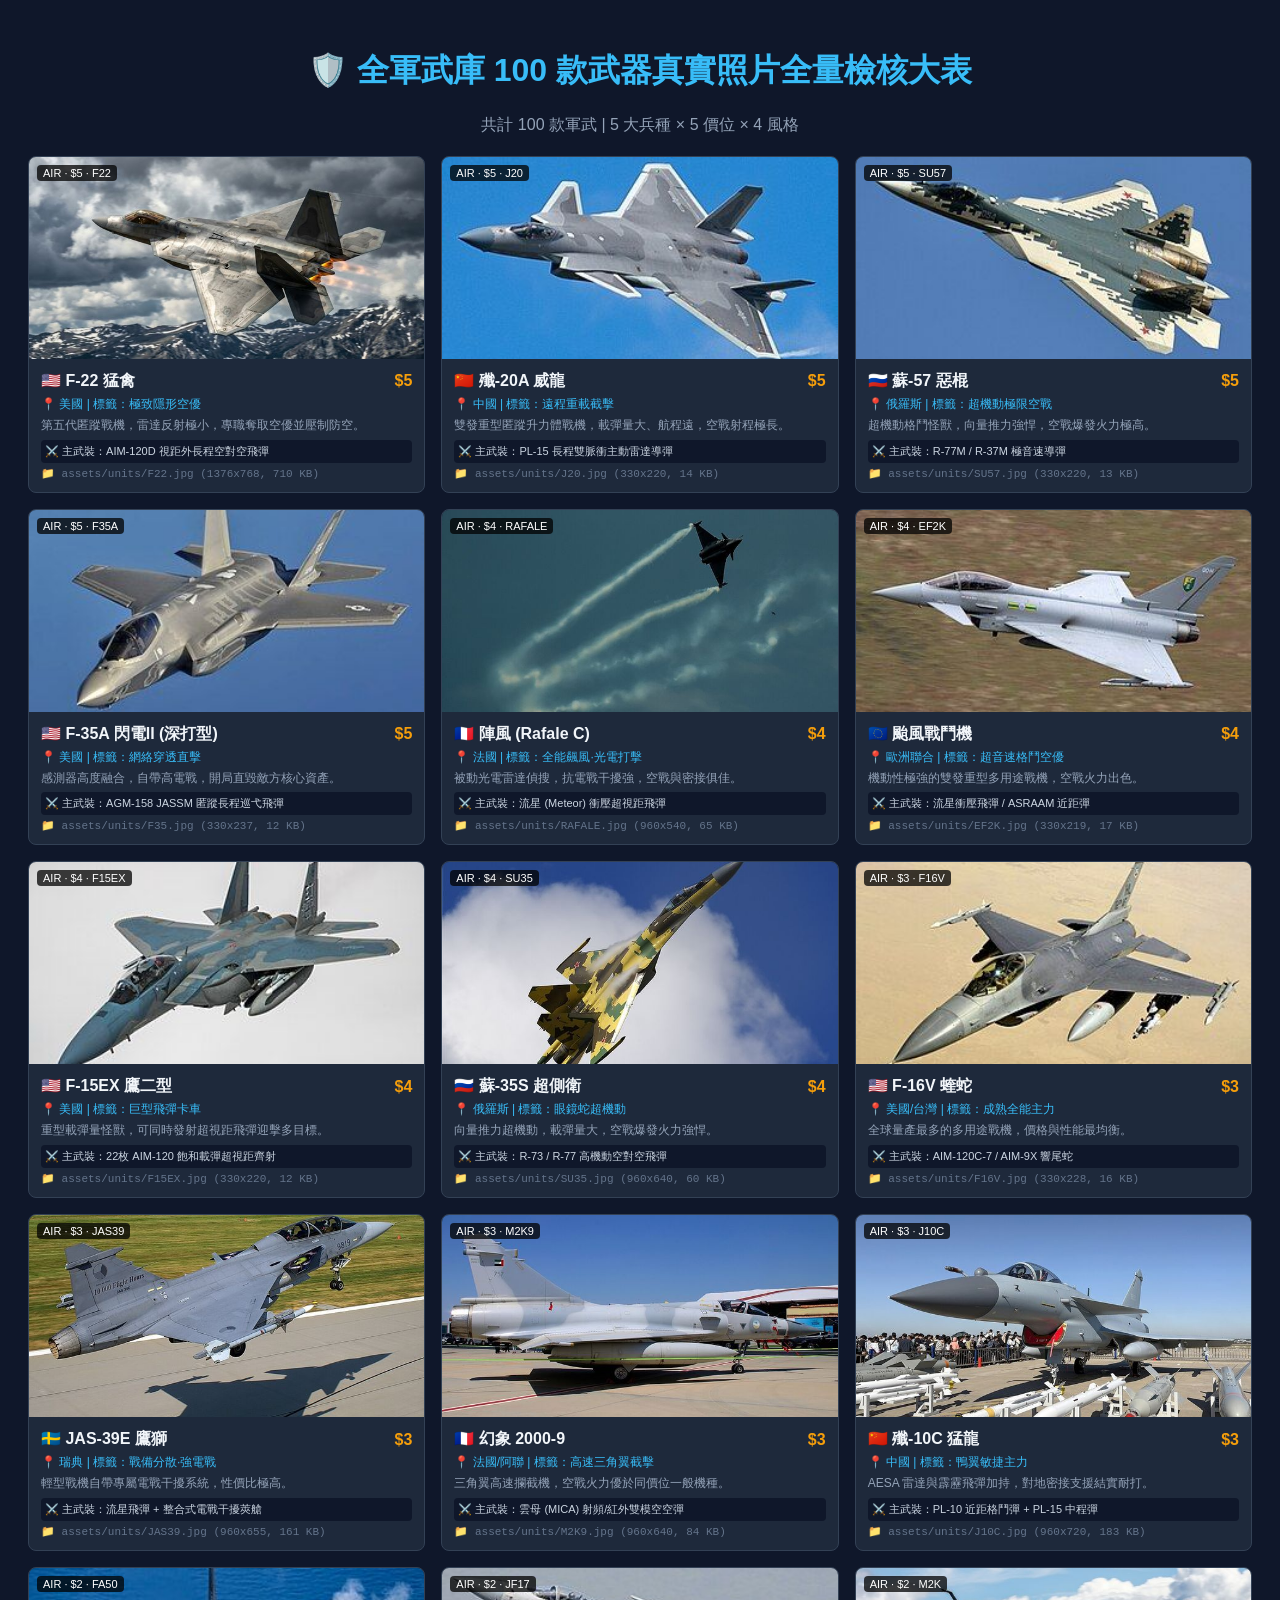
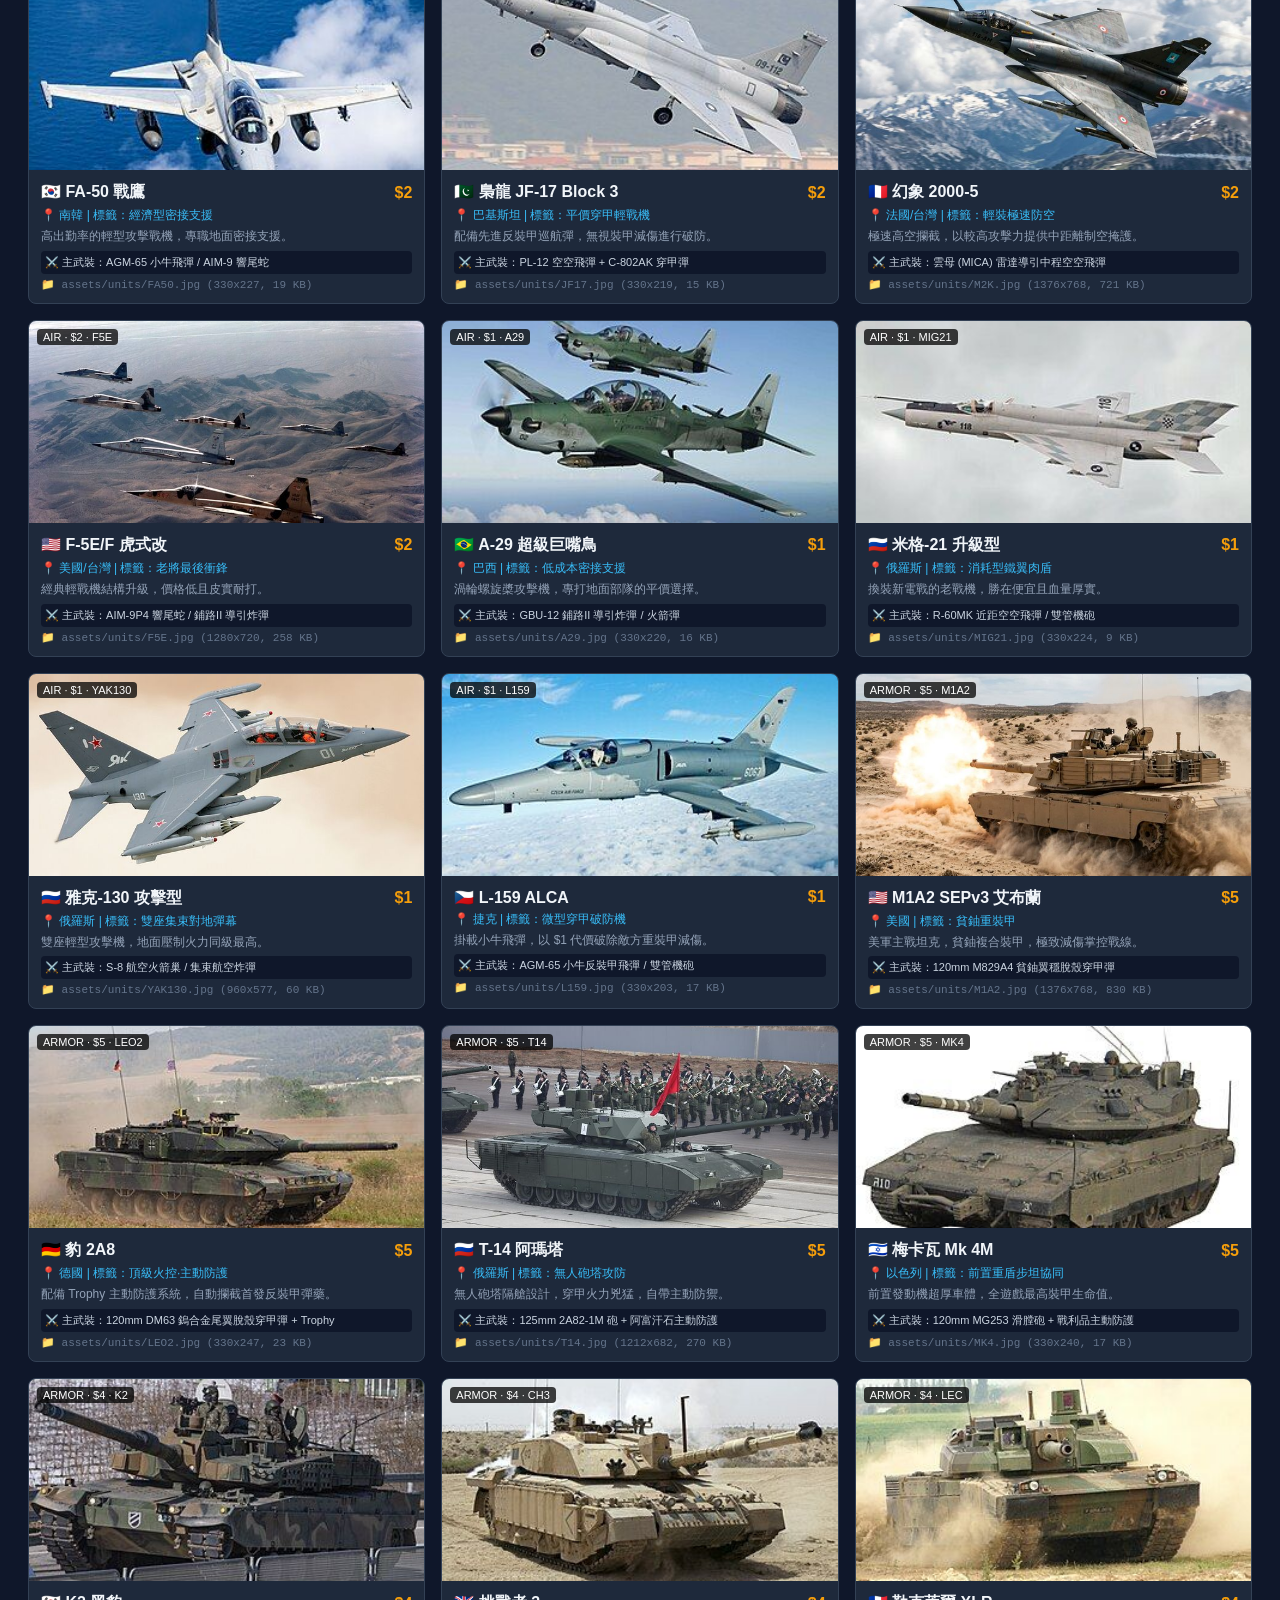
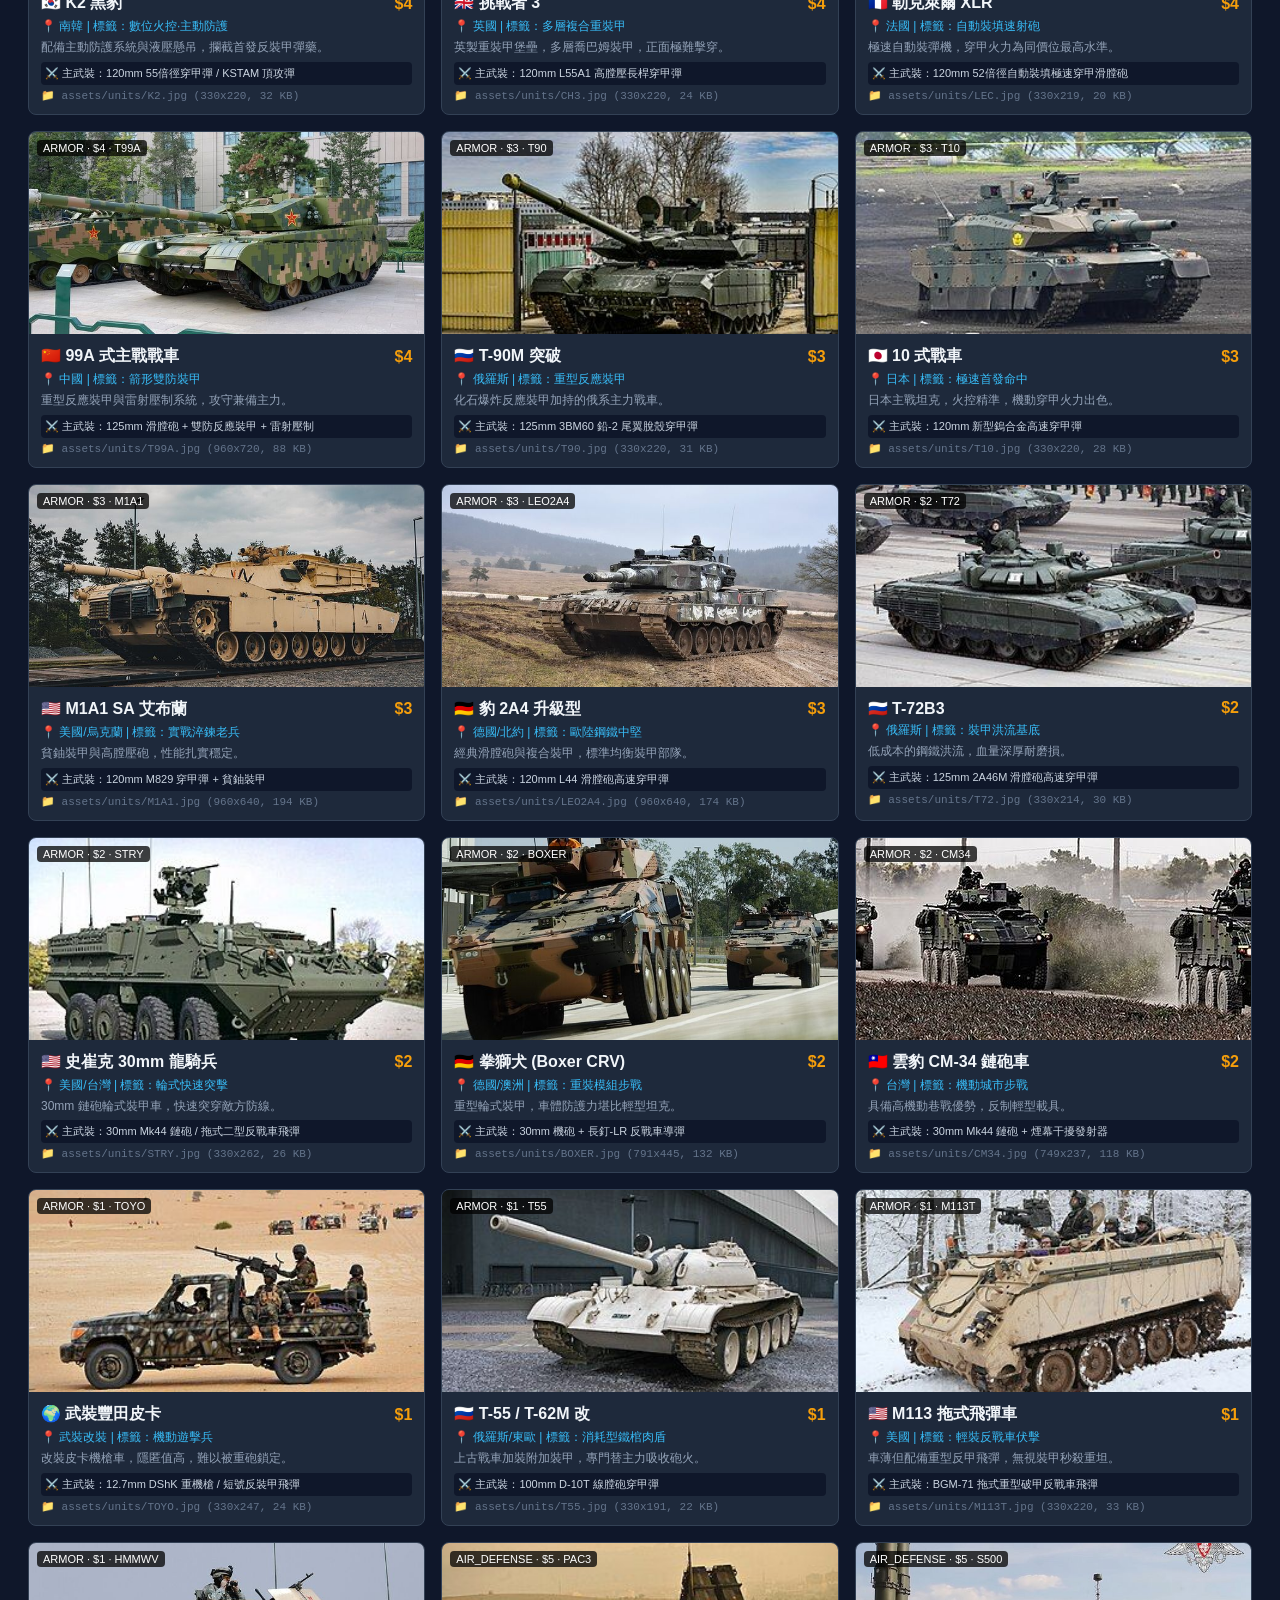
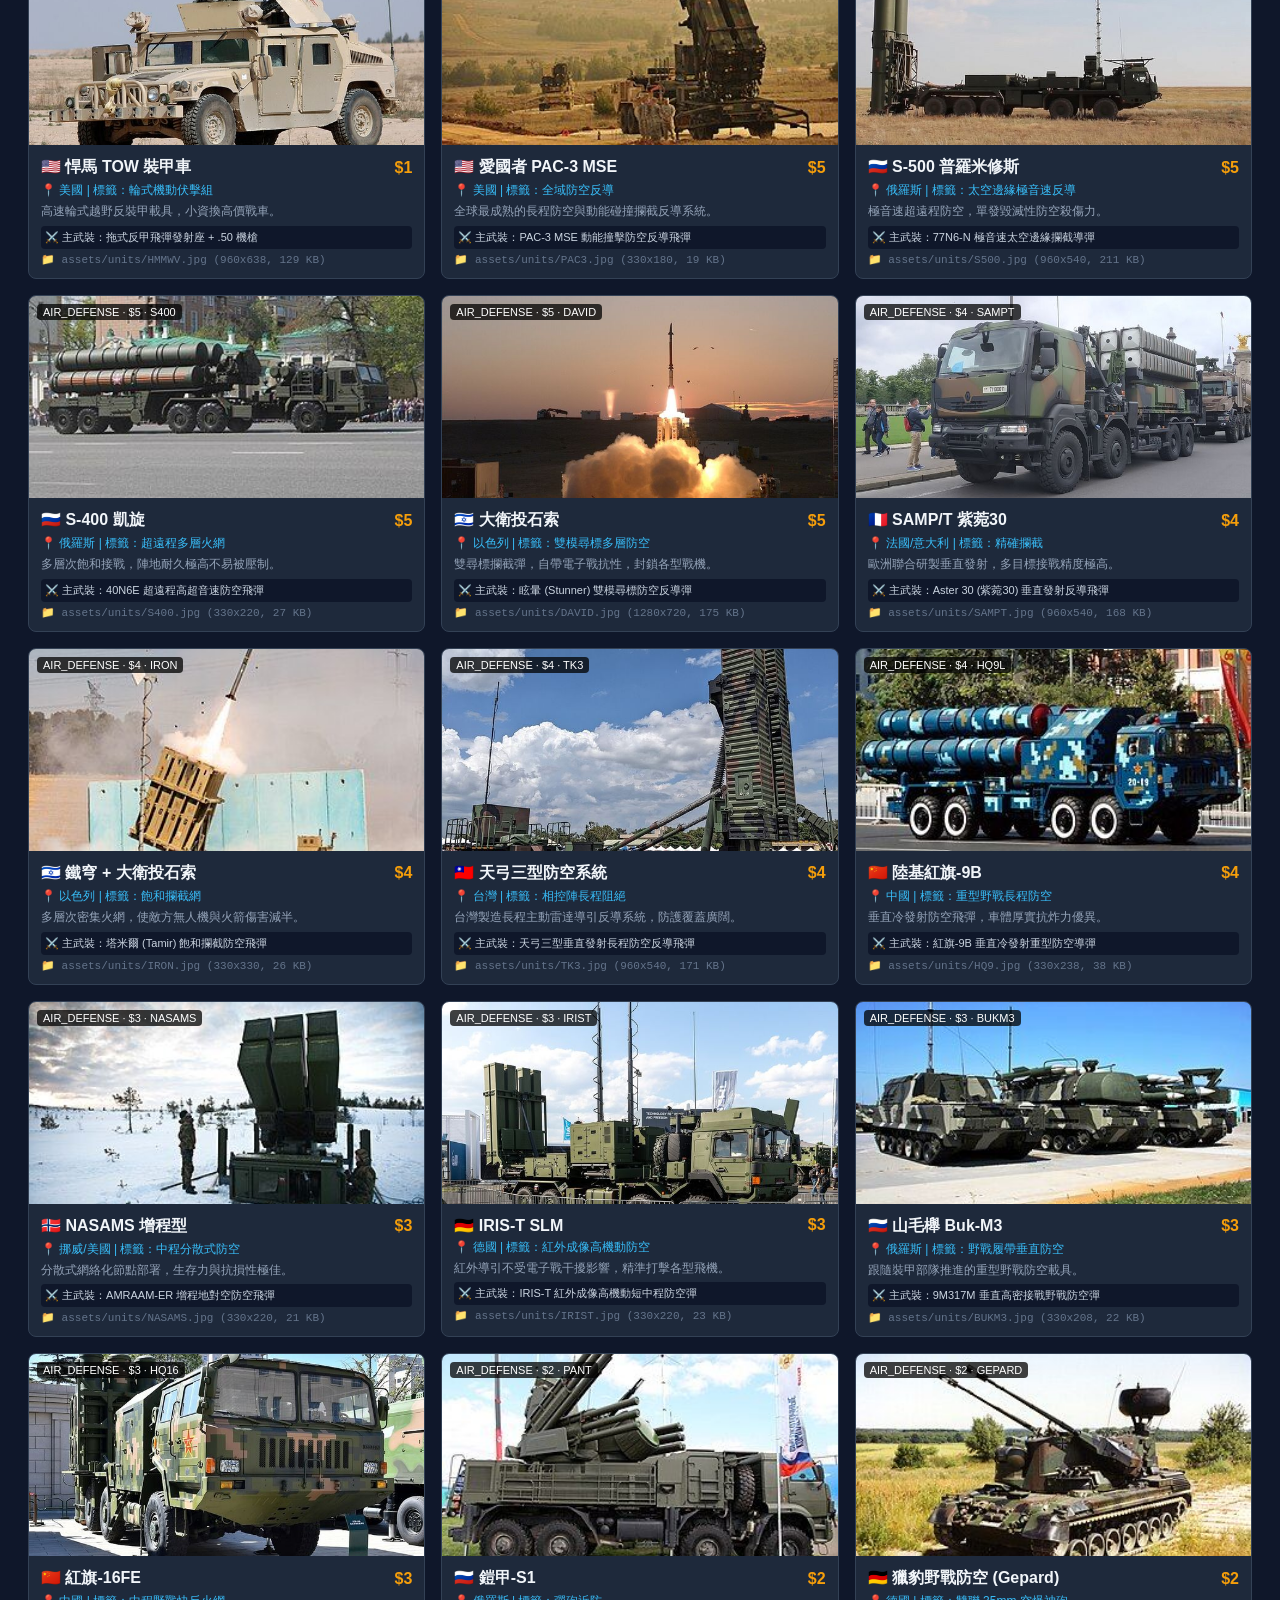
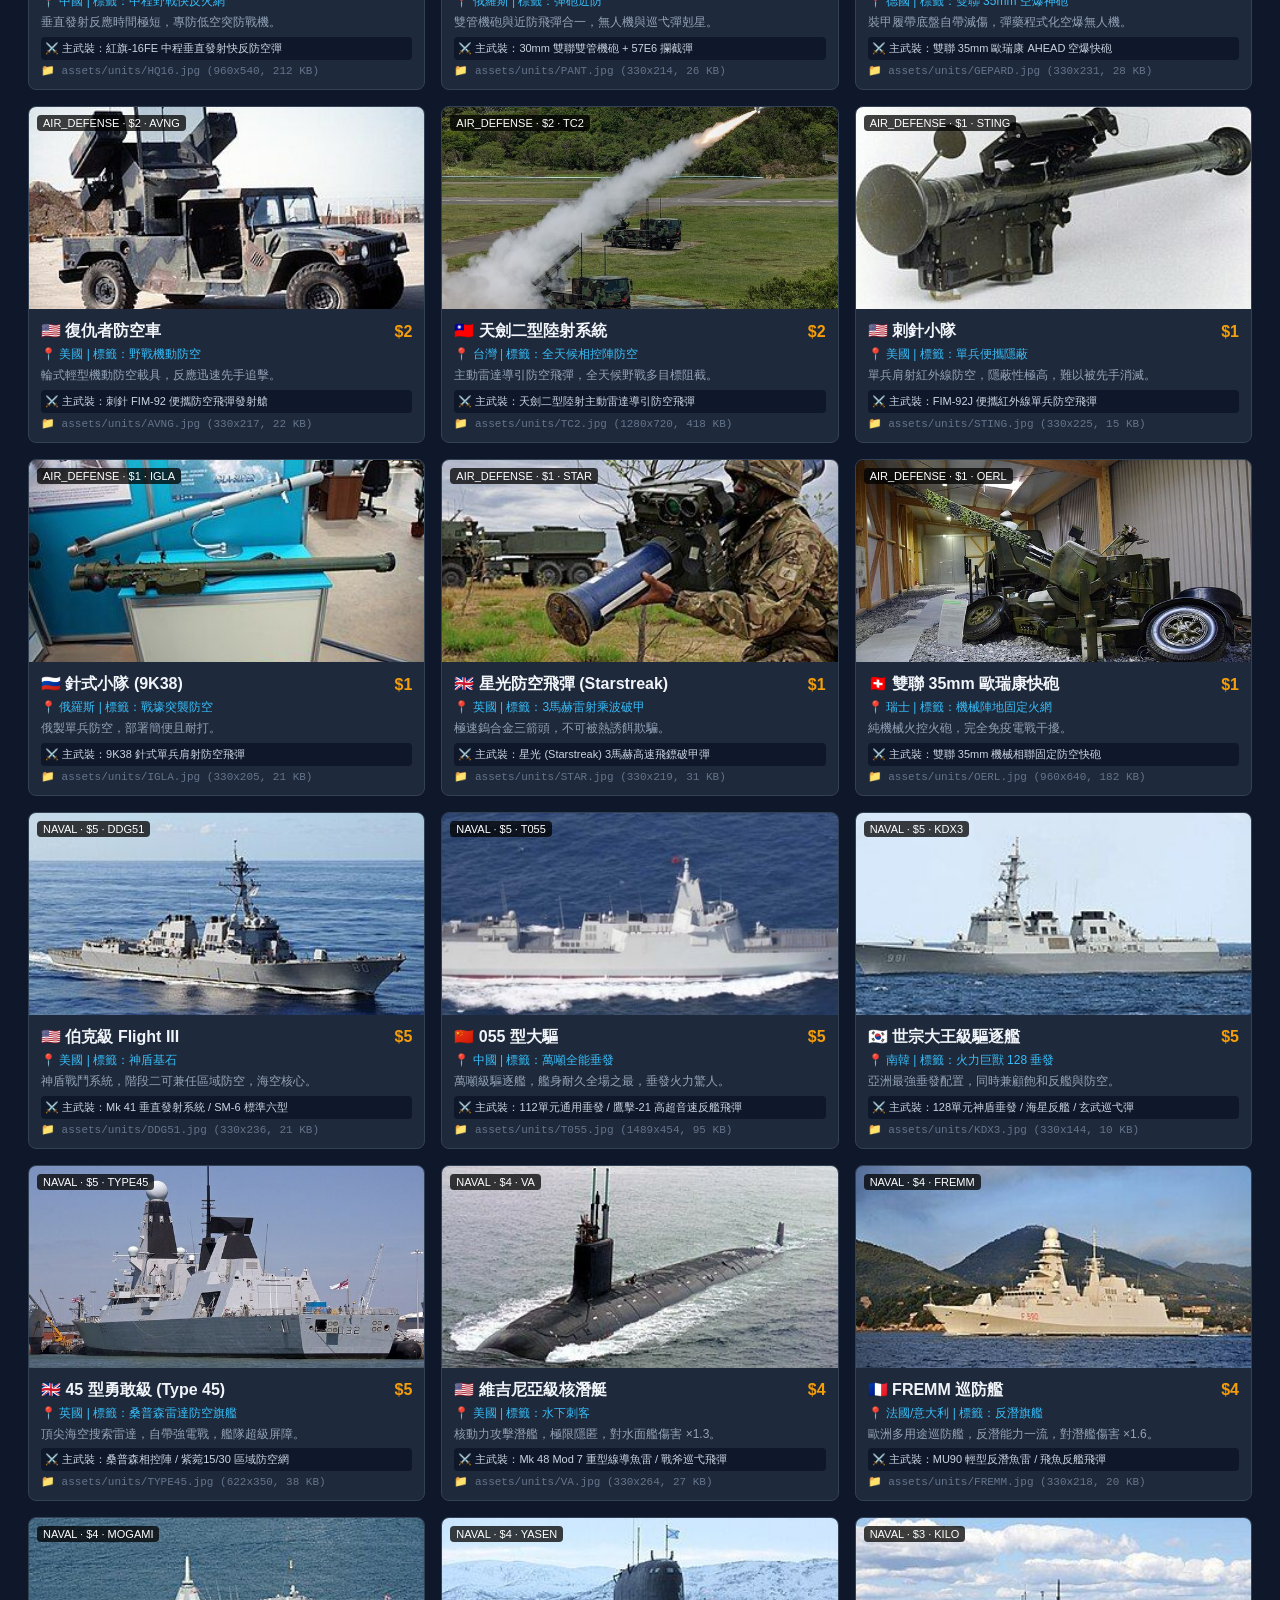
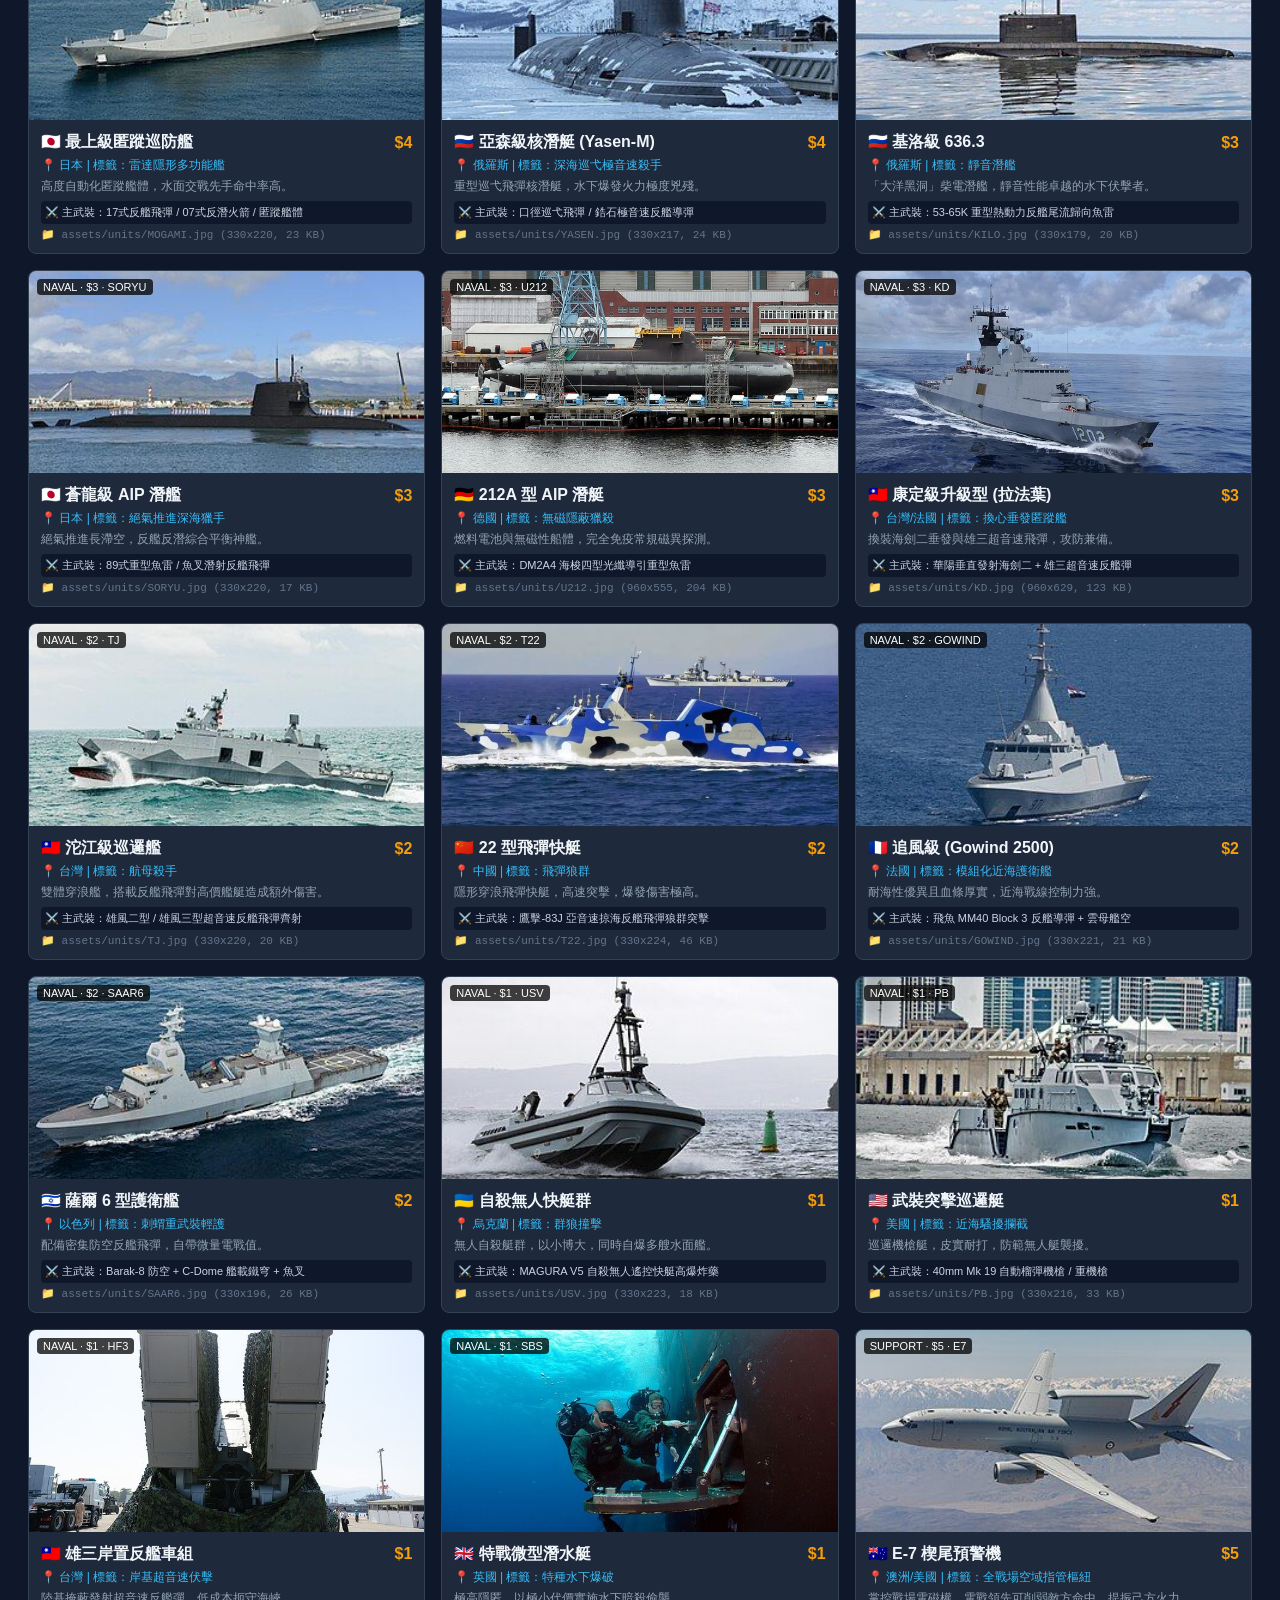
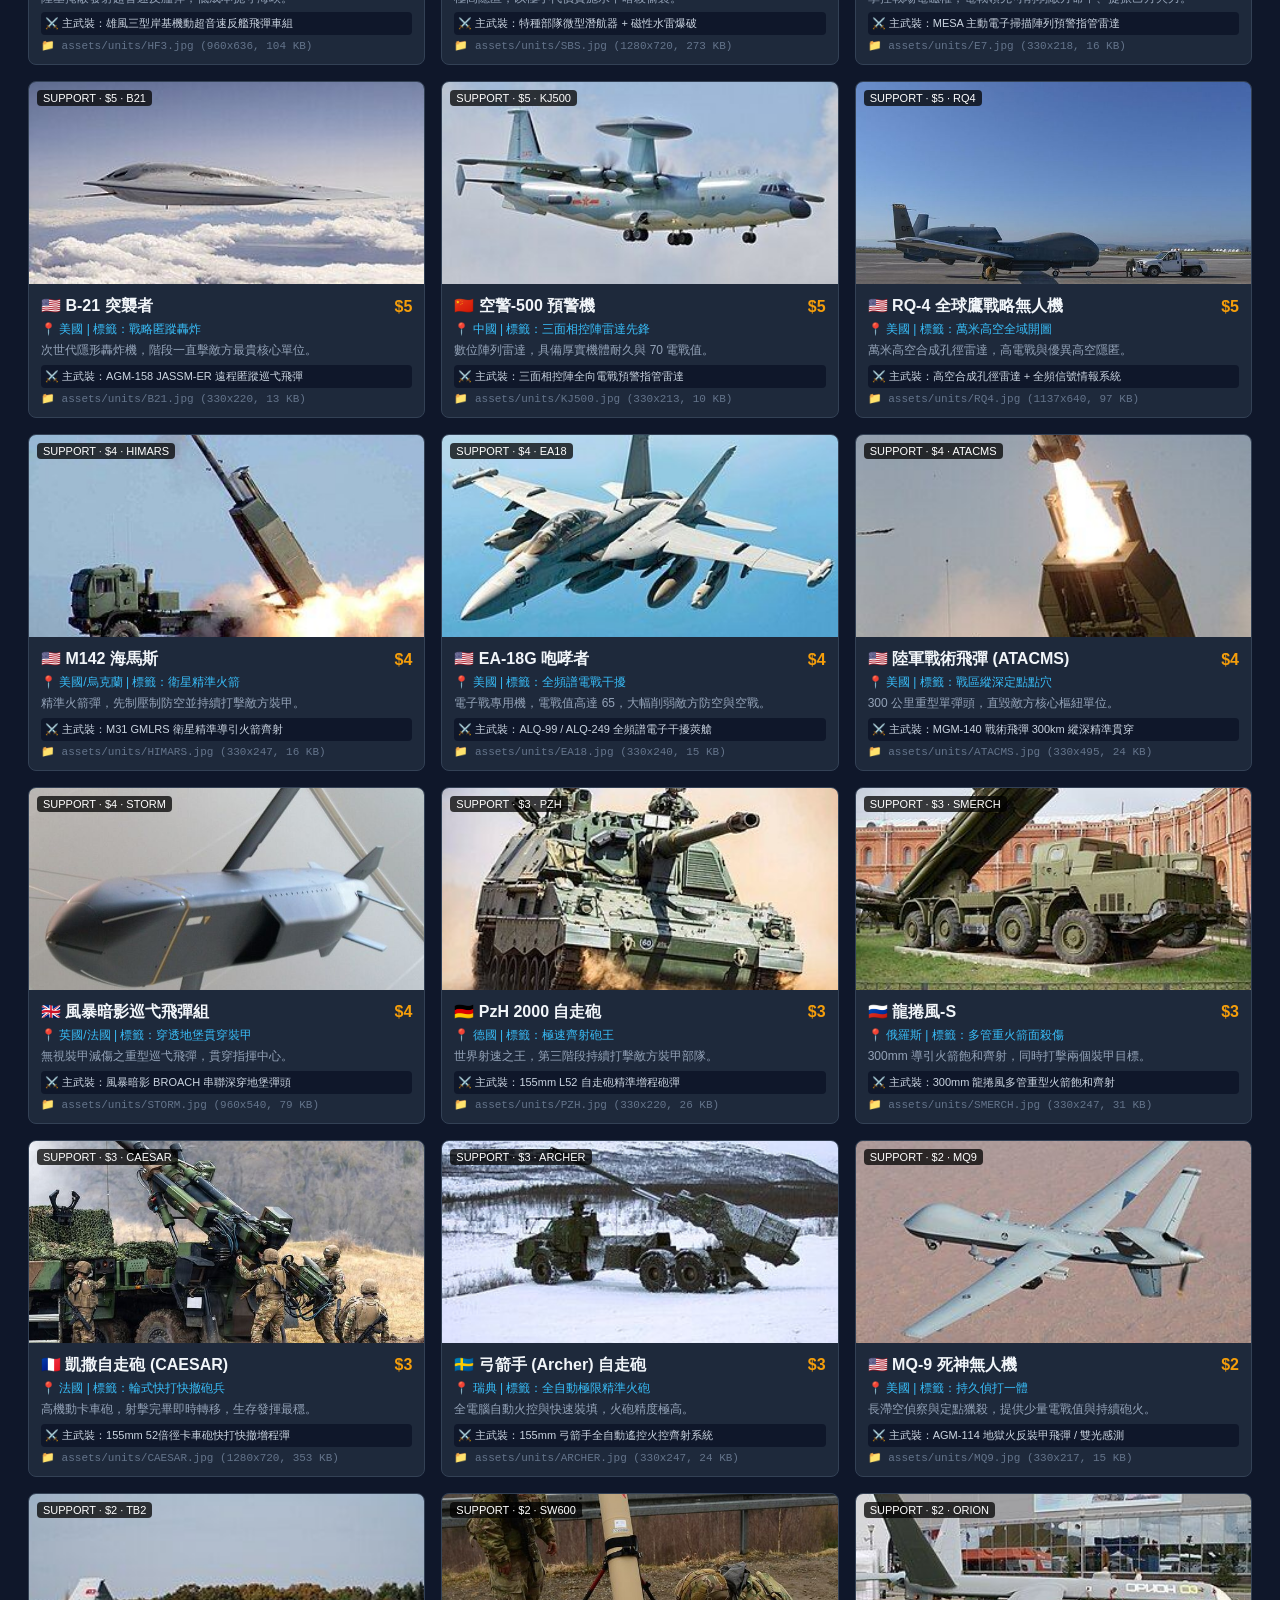
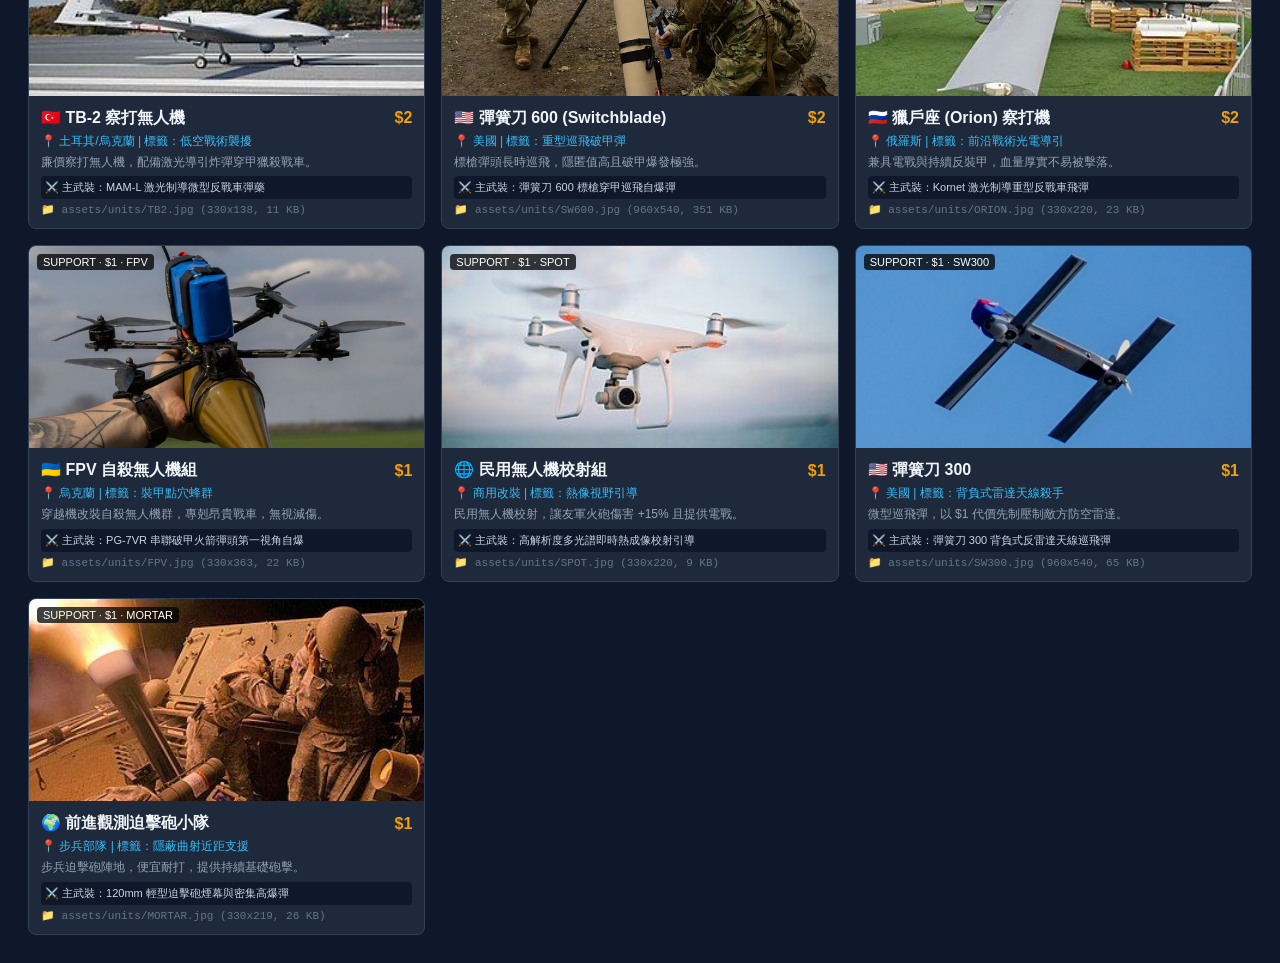
<file: audit_sheet.html>
<!DOCTYPE html>
<html lang="zh-TW">
<head>
<meta charset="UTF-8">
<title>軍火庫 100 款軍武照片深度審查表</title>
<style>
body { font-family: -apple-system, BlinkMacSystemFont, "Segoe UI", Roboto, sans-serif; background: #0f172a; color: #f8fafc; padding: 20px; }
h1 { color: #38bdf8; text-align: center; }
.count { text-align: center; color: #94a3b8; margin-bottom: 20px; }
.grid { display: grid; grid-template-columns: repeat(auto-fill, minmax(360px, 1fr)); gap: 16px; }
.card { background: #1e293b; border-radius: 8px; overflow: hidden; border: 1px solid #334155; display: flex; flex-direction: column; }
.img-wrap { width: 100%; height: 202px; background: #000; position: relative; overflow: hidden; }
.img-wrap img { width: 100%; height: 100%; object-fit: cover; }
.badge { position: absolute; top: 8px; left: 8px; background: rgba(0,0,0,0.75); color: #fff; padding: 2px 6px; font-size: 11px; border-radius: 4px; }
.info { padding: 12px; font-size: 13px; flex-grow: 1; }
.name { font-size: 16px; font-weight: bold; color: #f1f5f9; display: flex; align-items: center; justify-content: space-between; }
.cost { color: #f59e0b; font-weight: bold; }
.meta { color: #38bdf8; margin: 4px 0; font-size: 12px; }
.desc { color: #94a3b8; font-size: 12px; line-height: 1.4; margin: 4px 0; }
.tech { color: #cbd5e1; font-size: 11px; background: #0f172a; padding: 4px; border-radius: 4px; margin-top: 6px; }
.file-info { font-family: monospace; font-size: 11px; color: #64748b; margin-top: 4px; }
</style>
</head>
<body>
<h1>🛡️ 全軍武庫 100 款武器真實照片全量檢核大表</h1>
<div class="count">共計 100 款軍武 | 5 大兵種 × 5 價位 × 4 風格</div>
<div class="grid">
  <div class="card" id="card-F22">
    <div class="img-wrap">
      <span class="badge">AIR · $5 · F22</span>
      <img src="assets/units/F22.jpg" alt="F-22 猛禽" loading="lazy">
    </div>
    <div class="info">
      <div class="name">
        <span>🇺🇸 F-22 猛禽</span>
        <span class="cost">$5</span>
      </div>
      <div class="meta">📍 美國 | 標籤：極致隱形空優</div>
      <div class="desc">第五代匿蹤戰機，雷達反射極小，專職奪取空優並壓制防空。</div>
      <div class="tech">⚔️ 主武裝：AIM-120D 視距外長程空對空飛彈</div>
      <div class="file-info">📁 assets/units/F22.jpg (1376x768, 710 KB)</div>
    </div>
  </div>
  <div class="card" id="card-J20">
    <div class="img-wrap">
      <span class="badge">AIR · $5 · J20</span>
      <img src="assets/units/J20.jpg" alt="殲-20A 威龍" loading="lazy">
    </div>
    <div class="info">
      <div class="name">
        <span>🇨🇳 殲-20A 威龍</span>
        <span class="cost">$5</span>
      </div>
      <div class="meta">📍 中國 | 標籤：遠程重載截擊</div>
      <div class="desc">雙發重型匿蹤升力體戰機，載彈量大、航程遠，空戰射程極長。</div>
      <div class="tech">⚔️ 主武裝：PL-15 長程雙脈衝主動雷達導彈</div>
      <div class="file-info">📁 assets/units/J20.jpg (330x220, 14 KB)</div>
    </div>
  </div>
  <div class="card" id="card-SU57">
    <div class="img-wrap">
      <span class="badge">AIR · $5 · SU57</span>
      <img src="assets/units/SU57.jpg" alt="蘇-57 惡棍" loading="lazy">
    </div>
    <div class="info">
      <div class="name">
        <span>🇷🇺 蘇-57 惡棍</span>
        <span class="cost">$5</span>
      </div>
      <div class="meta">📍 俄羅斯 | 標籤：超機動極限空戰</div>
      <div class="desc">超機動格鬥怪獸，向量推力強悍，空戰爆發火力極高。</div>
      <div class="tech">⚔️ 主武裝：R-77M / R-37M 極音速導彈</div>
      <div class="file-info">📁 assets/units/SU57.jpg (330x220, 13 KB)</div>
    </div>
  </div>
  <div class="card" id="card-F35A">
    <div class="img-wrap">
      <span class="badge">AIR · $5 · F35A</span>
      <img src="assets/units/F35.jpg" alt="F-35A 閃電II (深打型)" loading="lazy">
    </div>
    <div class="info">
      <div class="name">
        <span>🇺🇸 F-35A 閃電II (深打型)</span>
        <span class="cost">$5</span>
      </div>
      <div class="meta">📍 美國 | 標籤：網絡穿透直擊</div>
      <div class="desc">感測器高度融合，自帶高電戰，開局直毀敵方核心資產。</div>
      <div class="tech">⚔️ 主武裝：AGM-158 JASSM 匿蹤長程巡弋飛彈</div>
      <div class="file-info">📁 assets/units/F35.jpg (330x237, 12 KB)</div>
    </div>
  </div>
  <div class="card" id="card-RAFALE">
    <div class="img-wrap">
      <span class="badge">AIR · $4 · RAFALE</span>
      <img src="assets/units/RAFALE.jpg" alt="陣風 (Rafale C)" loading="lazy">
    </div>
    <div class="info">
      <div class="name">
        <span>🇫🇷 陣風 (Rafale C)</span>
        <span class="cost">$4</span>
      </div>
      <div class="meta">📍 法國 | 標籤：全能飆風·光電打擊</div>
      <div class="desc">被動光電雷達偵搜，抗電戰干擾強，空戰與密接俱佳。</div>
      <div class="tech">⚔️ 主武裝：流星 (Meteor) 衝壓超視距飛彈</div>
      <div class="file-info">📁 assets/units/RAFALE.jpg (960x540, 65 KB)</div>
    </div>
  </div>
  <div class="card" id="card-EF2K">
    <div class="img-wrap">
      <span class="badge">AIR · $4 · EF2K</span>
      <img src="assets/units/EF2K.jpg" alt="颱風戰鬥機" loading="lazy">
    </div>
    <div class="info">
      <div class="name">
        <span>🇪🇺 颱風戰鬥機</span>
        <span class="cost">$4</span>
      </div>
      <div class="meta">📍 歐洲聯合 | 標籤：超音速格鬥空優</div>
      <div class="desc">機動性極強的雙發重型多用途戰機，空戰火力出色。</div>
      <div class="tech">⚔️ 主武裝：流星衝壓飛彈 / ASRAAM 近距彈</div>
      <div class="file-info">📁 assets/units/EF2K.jpg (330x219, 17 KB)</div>
    </div>
  </div>
  <div class="card" id="card-F15EX">
    <div class="img-wrap">
      <span class="badge">AIR · $4 · F15EX</span>
      <img src="assets/units/F15EX.jpg" alt="F-15EX 鷹二型" loading="lazy">
    </div>
    <div class="info">
      <div class="name">
        <span>🇺🇸 F-15EX 鷹二型</span>
        <span class="cost">$4</span>
      </div>
      <div class="meta">📍 美國 | 標籤：巨型飛彈卡車</div>
      <div class="desc">重型載彈量怪獸，可同時發射超視距飛彈迎擊多目標。</div>
      <div class="tech">⚔️ 主武裝：22枚 AIM-120 飽和載彈超視距齊射</div>
      <div class="file-info">📁 assets/units/F15EX.jpg (330x220, 12 KB)</div>
    </div>
  </div>
  <div class="card" id="card-SU35">
    <div class="img-wrap">
      <span class="badge">AIR · $4 · SU35</span>
      <img src="assets/units/SU35.jpg" alt="蘇-35S 超側衛" loading="lazy">
    </div>
    <div class="info">
      <div class="name">
        <span>🇷🇺 蘇-35S 超側衛</span>
        <span class="cost">$4</span>
      </div>
      <div class="meta">📍 俄羅斯 | 標籤：眼鏡蛇超機動</div>
      <div class="desc">向量推力超機動，載彈量大，空戰爆發火力強悍。</div>
      <div class="tech">⚔️ 主武裝：R-73 / R-77 高機動空對空飛彈</div>
      <div class="file-info">📁 assets/units/SU35.jpg (960x640, 60 KB)</div>
    </div>
  </div>
  <div class="card" id="card-F16V">
    <div class="img-wrap">
      <span class="badge">AIR · $3 · F16V</span>
      <img src="assets/units/F16V.jpg" alt="F-16V 蝰蛇" loading="lazy">
    </div>
    <div class="info">
      <div class="name">
        <span>🇺🇸 F-16V 蝰蛇</span>
        <span class="cost">$3</span>
      </div>
      <div class="meta">📍 美國/台灣 | 標籤：成熟全能主力</div>
      <div class="desc">全球量產最多的多用途戰機，價格與性能最均衡。</div>
      <div class="tech">⚔️ 主武裝：AIM-120C-7 / AIM-9X 響尾蛇</div>
      <div class="file-info">📁 assets/units/F16V.jpg (330x228, 16 KB)</div>
    </div>
  </div>
  <div class="card" id="card-JAS39">
    <div class="img-wrap">
      <span class="badge">AIR · $3 · JAS39</span>
      <img src="assets/units/JAS39.jpg" alt="JAS-39E 鷹獅" loading="lazy">
    </div>
    <div class="info">
      <div class="name">
        <span>🇸🇪 JAS-39E 鷹獅</span>
        <span class="cost">$3</span>
      </div>
      <div class="meta">📍 瑞典 | 標籤：戰備分散·強電戰</div>
      <div class="desc">輕型戰機自帶專屬電戰干擾系統，性價比極高。</div>
      <div class="tech">⚔️ 主武裝：流星飛彈 + 整合式電戰干擾莢艙</div>
      <div class="file-info">📁 assets/units/JAS39.jpg (960x655, 161 KB)</div>
    </div>
  </div>
  <div class="card" id="card-M2K9">
    <div class="img-wrap">
      <span class="badge">AIR · $3 · M2K9</span>
      <img src="assets/units/M2K9.jpg" alt="幻象 2000-9" loading="lazy">
    </div>
    <div class="info">
      <div class="name">
        <span>🇫🇷 幻象 2000-9</span>
        <span class="cost">$3</span>
      </div>
      <div class="meta">📍 法國/阿聯 | 標籤：高速三角翼截擊</div>
      <div class="desc">三角翼高速攔截機，空戰火力優於同價位一般機種。</div>
      <div class="tech">⚔️ 主武裝：雲母 (MICA) 射頻/紅外雙模空空彈</div>
      <div class="file-info">📁 assets/units/M2K9.jpg (960x640, 84 KB)</div>
    </div>
  </div>
  <div class="card" id="card-J10C">
    <div class="img-wrap">
      <span class="badge">AIR · $3 · J10C</span>
      <img src="assets/units/J10C.jpg" alt="殲-10C 猛龍" loading="lazy">
    </div>
    <div class="info">
      <div class="name">
        <span>🇨🇳 殲-10C 猛龍</span>
        <span class="cost">$3</span>
      </div>
      <div class="meta">📍 中國 | 標籤：鴨翼敏捷主力</div>
      <div class="desc">AESA 雷達與霹靂飛彈加持，對地密接支援結實耐打。</div>
      <div class="tech">⚔️ 主武裝：PL-10 近距格鬥彈 + PL-15 中程彈</div>
      <div class="file-info">📁 assets/units/J10C.jpg (960x720, 183 KB)</div>
    </div>
  </div>
  <div class="card" id="card-FA50">
    <div class="img-wrap">
      <span class="badge">AIR · $2 · FA50</span>
      <img src="assets/units/FA50.jpg" alt="FA-50 戰鷹" loading="lazy">
    </div>
    <div class="info">
      <div class="name">
        <span>🇰🇷 FA-50 戰鷹</span>
        <span class="cost">$2</span>
      </div>
      <div class="meta">📍 南韓 | 標籤：經濟型密接支援</div>
      <div class="desc">高出勤率的輕型攻擊戰機，專職地面密接支援。</div>
      <div class="tech">⚔️ 主武裝：AGM-65 小牛飛彈 / AIM-9 響尾蛇</div>
      <div class="file-info">📁 assets/units/FA50.jpg (330x227, 19 KB)</div>
    </div>
  </div>
  <div class="card" id="card-JF17">
    <div class="img-wrap">
      <span class="badge">AIR · $2 · JF17</span>
      <img src="assets/units/JF17.jpg" alt="梟龍 JF-17 Block 3" loading="lazy">
    </div>
    <div class="info">
      <div class="name">
        <span>🇵🇰 梟龍 JF-17 Block 3</span>
        <span class="cost">$2</span>
      </div>
      <div class="meta">📍 巴基斯坦 | 標籤：平價穿甲輕戰機</div>
      <div class="desc">配備先進反裝甲巡航彈，無視裝甲減傷進行破防。</div>
      <div class="tech">⚔️ 主武裝：PL-12 空空飛彈 + C-802AK 穿甲彈</div>
      <div class="file-info">📁 assets/units/JF17.jpg (330x219, 15 KB)</div>
    </div>
  </div>
  <div class="card" id="card-M2K">
    <div class="img-wrap">
      <span class="badge">AIR · $2 · M2K</span>
      <img src="assets/units/M2K.jpg" alt="幻象 2000-5" loading="lazy">
    </div>
    <div class="info">
      <div class="name">
        <span>🇫🇷 幻象 2000-5</span>
        <span class="cost">$2</span>
      </div>
      <div class="meta">📍 法國/台灣 | 標籤：輕裝極速防空</div>
      <div class="desc">極速高空攔截，以較高攻擊力提供中距離制空掩護。</div>
      <div class="tech">⚔️ 主武裝：雲母 (MICA) 雷達導引中程空空飛彈</div>
      <div class="file-info">📁 assets/units/M2K.jpg (1376x768, 721 KB)</div>
    </div>
  </div>
  <div class="card" id="card-F5E">
    <div class="img-wrap">
      <span class="badge">AIR · $2 · F5E</span>
      <img src="assets/units/F5E.jpg" alt="F-5E/F 虎式改" loading="lazy">
    </div>
    <div class="info">
      <div class="name">
        <span>🇺🇸 F-5E/F 虎式改</span>
        <span class="cost">$2</span>
      </div>
      <div class="meta">📍 美國/台灣 | 標籤：老將最後衝鋒</div>
      <div class="desc">經典輕戰機結構升級，價格低且皮實耐打。</div>
      <div class="tech">⚔️ 主武裝：AIM-9P4 響尾蛇 / 鋪路II 導引炸彈</div>
      <div class="file-info">📁 assets/units/F5E.jpg (1280x720, 258 KB)</div>
    </div>
  </div>
  <div class="card" id="card-A29">
    <div class="img-wrap">
      <span class="badge">AIR · $1 · A29</span>
      <img src="assets/units/A29.jpg" alt="A-29 超級巨嘴鳥" loading="lazy">
    </div>
    <div class="info">
      <div class="name">
        <span>🇧🇷 A-29 超級巨嘴鳥</span>
        <span class="cost">$1</span>
      </div>
      <div class="meta">📍 巴西 | 標籤：低成本密接支援</div>
      <div class="desc">渦輪螺旋槳攻擊機，專打地面部隊的平價選擇。</div>
      <div class="tech">⚔️ 主武裝：GBU-12 鋪路II 導引炸彈 / 火箭彈</div>
      <div class="file-info">📁 assets/units/A29.jpg (330x220, 16 KB)</div>
    </div>
  </div>
  <div class="card" id="card-MIG21">
    <div class="img-wrap">
      <span class="badge">AIR · $1 · MIG21</span>
      <img src="assets/units/MIG21.jpg" alt="米格-21 升級型" loading="lazy">
    </div>
    <div class="info">
      <div class="name">
        <span>🇷🇺 米格-21 升級型</span>
        <span class="cost">$1</span>
      </div>
      <div class="meta">📍 俄羅斯 | 標籤：消耗型鐵翼肉盾</div>
      <div class="desc">換裝新電戰的老戰機，勝在便宜且血量厚實。</div>
      <div class="tech">⚔️ 主武裝：R-60MK 近距空空飛彈 / 雙管機砲</div>
      <div class="file-info">📁 assets/units/MIG21.jpg (330x224, 9 KB)</div>
    </div>
  </div>
  <div class="card" id="card-YAK130">
    <div class="img-wrap">
      <span class="badge">AIR · $1 · YAK130</span>
      <img src="assets/units/YAK130.jpg" alt="雅克-130 攻擊型" loading="lazy">
    </div>
    <div class="info">
      <div class="name">
        <span>🇷🇺 雅克-130 攻擊型</span>
        <span class="cost">$1</span>
      </div>
      <div class="meta">📍 俄羅斯 | 標籤：雙座集束對地彈幕</div>
      <div class="desc">雙座輕型攻擊機，地面壓制火力同級最高。</div>
      <div class="tech">⚔️ 主武裝：S-8 航空火箭巢 / 集束航空炸彈</div>
      <div class="file-info">📁 assets/units/YAK130.jpg (960x577, 60 KB)</div>
    </div>
  </div>
  <div class="card" id="card-L159">
    <div class="img-wrap">
      <span class="badge">AIR · $1 · L159</span>
      <img src="assets/units/L159.jpg" alt="L-159 ALCA" loading="lazy">
    </div>
    <div class="info">
      <div class="name">
        <span>🇨🇿 L-159 ALCA</span>
        <span class="cost">$1</span>
      </div>
      <div class="meta">📍 捷克 | 標籤：微型穿甲破防機</div>
      <div class="desc">掛載小牛飛彈，以 $1 代價破除敵方重裝甲減傷。</div>
      <div class="tech">⚔️ 主武裝：AGM-65 小牛反裝甲飛彈 / 雙管機砲</div>
      <div class="file-info">📁 assets/units/L159.jpg (330x203, 17 KB)</div>
    </div>
  </div>
  <div class="card" id="card-M1A2">
    <div class="img-wrap">
      <span class="badge">ARMOR · $5 · M1A2</span>
      <img src="assets/units/M1A2.jpg" alt="M1A2 SEPv3 艾布蘭" loading="lazy">
    </div>
    <div class="info">
      <div class="name">
        <span>🇺🇸 M1A2 SEPv3 艾布蘭</span>
        <span class="cost">$5</span>
      </div>
      <div class="meta">📍 美國 | 標籤：貧鈾重裝甲</div>
      <div class="desc">美軍主戰坦克，貧鈾複合裝甲，極致減傷掌控戰線。</div>
      <div class="tech">⚔️ 主武裝：120mm M829A4 貧鈾翼穩脫殼穿甲彈</div>
      <div class="file-info">📁 assets/units/M1A2.jpg (1376x768, 830 KB)</div>
    </div>
  </div>
  <div class="card" id="card-LEO2">
    <div class="img-wrap">
      <span class="badge">ARMOR · $5 · LEO2</span>
      <img src="assets/units/LEO2.jpg" alt="豹 2A8" loading="lazy">
    </div>
    <div class="info">
      <div class="name">
        <span>🇩🇪 豹 2A8</span>
        <span class="cost">$5</span>
      </div>
      <div class="meta">📍 德國 | 標籤：頂級火控·主動防護</div>
      <div class="desc">配備 Trophy 主動防護系統，自動攔截首發反裝甲彈藥。</div>
      <div class="tech">⚔️ 主武裝：120mm DM63 鎢合金尾翼脫殼穿甲彈 + Trophy</div>
      <div class="file-info">📁 assets/units/LEO2.jpg (330x247, 23 KB)</div>
    </div>
  </div>
  <div class="card" id="card-T14">
    <div class="img-wrap">
      <span class="badge">ARMOR · $5 · T14</span>
      <img src="assets/units/T14.jpg" alt="T-14 阿瑪塔" loading="lazy">
    </div>
    <div class="info">
      <div class="name">
        <span>🇷🇺 T-14 阿瑪塔</span>
        <span class="cost">$5</span>
      </div>
      <div class="meta">📍 俄羅斯 | 標籤：無人砲塔攻防</div>
      <div class="desc">無人砲塔隔艙設計，穿甲火力兇猛，自帶主動防禦。</div>
      <div class="tech">⚔️ 主武裝：125mm 2A82-1M 砲 + 阿富汗石主動防護</div>
      <div class="file-info">📁 assets/units/T14.jpg (1212x682, 270 KB)</div>
    </div>
  </div>
  <div class="card" id="card-MK4">
    <div class="img-wrap">
      <span class="badge">ARMOR · $5 · MK4</span>
      <img src="assets/units/MK4.jpg" alt="梅卡瓦 Mk 4M" loading="lazy">
    </div>
    <div class="info">
      <div class="name">
        <span>🇮🇱 梅卡瓦 Mk 4M</span>
        <span class="cost">$5</span>
      </div>
      <div class="meta">📍 以色列 | 標籤：前置重盾步坦協同</div>
      <div class="desc">前置發動機超厚車體，全遊戲最高裝甲生命值。</div>
      <div class="tech">⚔️ 主武裝：120mm MG253 滑膛砲 + 戰利品主動防護</div>
      <div class="file-info">📁 assets/units/MK4.jpg (330x240, 17 KB)</div>
    </div>
  </div>
  <div class="card" id="card-K2">
    <div class="img-wrap">
      <span class="badge">ARMOR · $4 · K2</span>
      <img src="assets/units/K2.jpg" alt="K2 黑豹" loading="lazy">
    </div>
    <div class="info">
      <div class="name">
        <span>🇰🇷 K2 黑豹</span>
        <span class="cost">$4</span>
      </div>
      <div class="meta">📍 南韓 | 標籤：數位火控·主動防護</div>
      <div class="desc">配備主動防護系統與液壓懸吊，攔截首發反裝甲彈藥。</div>
      <div class="tech">⚔️ 主武裝：120mm 55倍徑穿甲彈 / KSTAM 頂攻彈</div>
      <div class="file-info">📁 assets/units/K2.jpg (330x220, 32 KB)</div>
    </div>
  </div>
  <div class="card" id="card-CH3">
    <div class="img-wrap">
      <span class="badge">ARMOR · $4 · CH3</span>
      <img src="assets/units/CH3.jpg" alt="挑戰者 3" loading="lazy">
    </div>
    <div class="info">
      <div class="name">
        <span>🇬🇧 挑戰者 3</span>
        <span class="cost">$4</span>
      </div>
      <div class="meta">📍 英國 | 標籤：多層複合重裝甲</div>
      <div class="desc">英製重裝甲堡壘，多層喬巴姆裝甲，正面極難擊穿。</div>
      <div class="tech">⚔️ 主武裝：120mm L55A1 高膛壓長桿穿甲彈</div>
      <div class="file-info">📁 assets/units/CH3.jpg (330x220, 24 KB)</div>
    </div>
  </div>
  <div class="card" id="card-LEC">
    <div class="img-wrap">
      <span class="badge">ARMOR · $4 · LEC</span>
      <img src="assets/units/LEC.jpg" alt="勒克萊爾 XLR" loading="lazy">
    </div>
    <div class="info">
      <div class="name">
        <span>🇫🇷 勒克萊爾 XLR</span>
        <span class="cost">$4</span>
      </div>
      <div class="meta">📍 法國 | 標籤：自動裝填速射砲</div>
      <div class="desc">極速自動裝彈機，穿甲火力為同價位最高水準。</div>
      <div class="tech">⚔️ 主武裝：120mm 52倍徑自動裝填極速穿甲滑膛砲</div>
      <div class="file-info">📁 assets/units/LEC.jpg (330x219, 20 KB)</div>
    </div>
  </div>
  <div class="card" id="card-T99A">
    <div class="img-wrap">
      <span class="badge">ARMOR · $4 · T99A</span>
      <img src="assets/units/T99A.jpg" alt="99A 式主戰戰車" loading="lazy">
    </div>
    <div class="info">
      <div class="name">
        <span>🇨🇳 99A 式主戰戰車</span>
        <span class="cost">$4</span>
      </div>
      <div class="meta">📍 中國 | 標籤：箭形雙防裝甲</div>
      <div class="desc">重型反應裝甲與雷射壓制系統，攻守兼備主力。</div>
      <div class="tech">⚔️ 主武裝：125mm 滑膛砲 + 雙防反應裝甲 + 雷射壓制</div>
      <div class="file-info">📁 assets/units/T99A.jpg (960x720, 88 KB)</div>
    </div>
  </div>
  <div class="card" id="card-T90">
    <div class="img-wrap">
      <span class="badge">ARMOR · $3 · T90</span>
      <img src="assets/units/T90.jpg" alt="T-90M 突破" loading="lazy">
    </div>
    <div class="info">
      <div class="name">
        <span>🇷🇺 T-90M 突破</span>
        <span class="cost">$3</span>
      </div>
      <div class="meta">📍 俄羅斯 | 標籤：重型反應裝甲</div>
      <div class="desc">化石爆炸反應裝甲加持的俄系主力戰車。</div>
      <div class="tech">⚔️ 主武裝：125mm 3BM60 鉛-2 尾翼脫殼穿甲彈</div>
      <div class="file-info">📁 assets/units/T90.jpg (330x220, 31 KB)</div>
    </div>
  </div>
  <div class="card" id="card-T10">
    <div class="img-wrap">
      <span class="badge">ARMOR · $3 · T10</span>
      <img src="assets/units/T10.jpg" alt="10 式戰車" loading="lazy">
    </div>
    <div class="info">
      <div class="name">
        <span>🇯🇵 10 式戰車</span>
        <span class="cost">$3</span>
      </div>
      <div class="meta">📍 日本 | 標籤：極速首發命中</div>
      <div class="desc">日本主戰坦克，火控精準，機動穿甲火力出色。</div>
      <div class="tech">⚔️ 主武裝：120mm 新型鎢合金高速穿甲彈</div>
      <div class="file-info">📁 assets/units/T10.jpg (330x220, 28 KB)</div>
    </div>
  </div>
  <div class="card" id="card-M1A1">
    <div class="img-wrap">
      <span class="badge">ARMOR · $3 · M1A1</span>
      <img src="assets/units/M1A1.jpg" alt="M1A1 SA 艾布蘭" loading="lazy">
    </div>
    <div class="info">
      <div class="name">
        <span>🇺🇸 M1A1 SA 艾布蘭</span>
        <span class="cost">$3</span>
      </div>
      <div class="meta">📍 美國/烏克蘭 | 標籤：實戰淬鍊老兵</div>
      <div class="desc">貧鈾裝甲與高膛壓砲，性能扎實穩定。</div>
      <div class="tech">⚔️ 主武裝：120mm M829 穿甲彈 + 貧鈾裝甲</div>
      <div class="file-info">📁 assets/units/M1A1.jpg (960x640, 194 KB)</div>
    </div>
  </div>
  <div class="card" id="card-LEO2A4">
    <div class="img-wrap">
      <span class="badge">ARMOR · $3 · LEO2A4</span>
      <img src="assets/units/LEO2A4.jpg" alt="豹 2A4 升級型" loading="lazy">
    </div>
    <div class="info">
      <div class="name">
        <span>🇩🇪 豹 2A4 升級型</span>
        <span class="cost">$3</span>
      </div>
      <div class="meta">📍 德國/北約 | 標籤：歐陸鋼鐵中堅</div>
      <div class="desc">經典滑膛砲與複合裝甲，標準均衡裝甲部隊。</div>
      <div class="tech">⚔️ 主武裝：120mm L44 滑膛砲高速穿甲彈</div>
      <div class="file-info">📁 assets/units/LEO2A4.jpg (960x640, 174 KB)</div>
    </div>
  </div>
  <div class="card" id="card-T72">
    <div class="img-wrap">
      <span class="badge">ARMOR · $2 · T72</span>
      <img src="assets/units/T72.jpg" alt="T-72B3" loading="lazy">
    </div>
    <div class="info">
      <div class="name">
        <span>🇷🇺 T-72B3</span>
        <span class="cost">$2</span>
      </div>
      <div class="meta">📍 俄羅斯 | 標籤：裝甲洪流基底</div>
      <div class="desc">低成本的鋼鐵洪流，血量深厚耐磨損。</div>
      <div class="tech">⚔️ 主武裝：125mm 2A46M 滑膛砲高速穿甲彈</div>
      <div class="file-info">📁 assets/units/T72.jpg (330x214, 30 KB)</div>
    </div>
  </div>
  <div class="card" id="card-STRY">
    <div class="img-wrap">
      <span class="badge">ARMOR · $2 · STRY</span>
      <img src="assets/units/STRY.jpg" alt="史崔克 30mm 龍騎兵" loading="lazy">
    </div>
    <div class="info">
      <div class="name">
        <span>🇺🇸 史崔克 30mm 龍騎兵</span>
        <span class="cost">$2</span>
      </div>
      <div class="meta">📍 美國/台灣 | 標籤：輪式快速突擊</div>
      <div class="desc">30mm 鏈砲輪式裝甲車，快速突穿敵方防線。</div>
      <div class="tech">⚔️ 主武裝：30mm Mk44 鏈砲 / 拖式二型反戰車飛彈</div>
      <div class="file-info">📁 assets/units/STRY.jpg (330x262, 26 KB)</div>
    </div>
  </div>
  <div class="card" id="card-BOXER">
    <div class="img-wrap">
      <span class="badge">ARMOR · $2 · BOXER</span>
      <img src="assets/units/BOXER.jpg" alt="拳獅犬 (Boxer CRV)" loading="lazy">
    </div>
    <div class="info">
      <div class="name">
        <span>🇩🇪 拳獅犬 (Boxer CRV)</span>
        <span class="cost">$2</span>
      </div>
      <div class="meta">📍 德國/澳洲 | 標籤：重裝模組步戰</div>
      <div class="desc">重型輪式裝甲，車體防護力堪比輕型坦克。</div>
      <div class="tech">⚔️ 主武裝：30mm 機砲 + 長釘-LR 反戰車導彈</div>
      <div class="file-info">📁 assets/units/BOXER.jpg (791x445, 132 KB)</div>
    </div>
  </div>
  <div class="card" id="card-CM34">
    <div class="img-wrap">
      <span class="badge">ARMOR · $2 · CM34</span>
      <img src="assets/units/CM34.jpg" alt="雲豹 CM-34 鏈砲車" loading="lazy">
    </div>
    <div class="info">
      <div class="name">
        <span>🇹🇼 雲豹 CM-34 鏈砲車</span>
        <span class="cost">$2</span>
      </div>
      <div class="meta">📍 台灣 | 標籤：機動城市步戰</div>
      <div class="desc">具備高機動巷戰優勢，反制輕型載具。</div>
      <div class="tech">⚔️ 主武裝：30mm Mk44 鏈砲 + 煙幕干擾發射器</div>
      <div class="file-info">📁 assets/units/CM34.jpg (749x237, 118 KB)</div>
    </div>
  </div>
  <div class="card" id="card-TOYO">
    <div class="img-wrap">
      <span class="badge">ARMOR · $1 · TOYO</span>
      <img src="assets/units/TOYO.jpg" alt="武裝豐田皮卡" loading="lazy">
    </div>
    <div class="info">
      <div class="name">
        <span>🌍 武裝豐田皮卡</span>
        <span class="cost">$1</span>
      </div>
      <div class="meta">📍 武裝改裝 | 標籤：機動遊擊兵</div>
      <div class="desc">改裝皮卡機槍車，隱匿值高，難以被重砲鎖定。</div>
      <div class="tech">⚔️ 主武裝：12.7mm DShK 重機槍 / 短號反裝甲飛彈</div>
      <div class="file-info">📁 assets/units/TOYO.jpg (330x247, 24 KB)</div>
    </div>
  </div>
  <div class="card" id="card-T55">
    <div class="img-wrap">
      <span class="badge">ARMOR · $1 · T55</span>
      <img src="assets/units/T55.jpg" alt="T-55 / T-62M 改" loading="lazy">
    </div>
    <div class="info">
      <div class="name">
        <span>🇷🇺 T-55 / T-62M 改</span>
        <span class="cost">$1</span>
      </div>
      <div class="meta">📍 俄羅斯/東歐 | 標籤：消耗型鐵棺肉盾</div>
      <div class="desc">上古戰車加裝附加裝甲，專門替主力吸收砲火。</div>
      <div class="tech">⚔️ 主武裝：100mm D-10T 線膛砲穿甲彈</div>
      <div class="file-info">📁 assets/units/T55.jpg (330x191, 22 KB)</div>
    </div>
  </div>
  <div class="card" id="card-M113T">
    <div class="img-wrap">
      <span class="badge">ARMOR · $1 · M113T</span>
      <img src="assets/units/M113T.jpg" alt="M113 拖式飛彈車" loading="lazy">
    </div>
    <div class="info">
      <div class="name">
        <span>🇺🇸 M113 拖式飛彈車</span>
        <span class="cost">$1</span>
      </div>
      <div class="meta">📍 美國 | 標籤：輕裝反戰車伏擊</div>
      <div class="desc">車薄但配備重型反甲飛彈，無視裝甲秒殺重坦。</div>
      <div class="tech">⚔️ 主武裝：BGM-71 拖式重型破甲反戰車飛彈</div>
      <div class="file-info">📁 assets/units/M113T.jpg (330x220, 33 KB)</div>
    </div>
  </div>
  <div class="card" id="card-HMMWV">
    <div class="img-wrap">
      <span class="badge">ARMOR · $1 · HMMWV</span>
      <img src="assets/units/HMMWV.jpg" alt="悍馬 TOW 裝甲車" loading="lazy">
    </div>
    <div class="info">
      <div class="name">
        <span>🇺🇸 悍馬 TOW 裝甲車</span>
        <span class="cost">$1</span>
      </div>
      <div class="meta">📍 美國 | 標籤：輪式機動伏擊組</div>
      <div class="desc">高速輪式越野反裝甲載具，小資換高價戰車。</div>
      <div class="tech">⚔️ 主武裝：拖式反甲飛彈發射座 + .50 機槍</div>
      <div class="file-info">📁 assets/units/HMMWV.jpg (960x638, 129 KB)</div>
    </div>
  </div>
  <div class="card" id="card-PAC3">
    <div class="img-wrap">
      <span class="badge">AIR_DEFENSE · $5 · PAC3</span>
      <img src="assets/units/PAC3.jpg" alt="愛國者 PAC-3 MSE" loading="lazy">
    </div>
    <div class="info">
      <div class="name">
        <span>🇺🇸 愛國者 PAC-3 MSE</span>
        <span class="cost">$5</span>
      </div>
      <div class="meta">📍 美國 | 標籤：全域防空反導</div>
      <div class="desc">全球最成熟的長程防空與動能碰撞攔截反導系統。</div>
      <div class="tech">⚔️ 主武裝：PAC-3 MSE 動能撞擊防空反導飛彈</div>
      <div class="file-info">📁 assets/units/PAC3.jpg (330x180, 19 KB)</div>
    </div>
  </div>
  <div class="card" id="card-S500">
    <div class="img-wrap">
      <span class="badge">AIR_DEFENSE · $5 · S500</span>
      <img src="assets/units/S500.jpg" alt="S-500 普羅米修斯" loading="lazy">
    </div>
    <div class="info">
      <div class="name">
        <span>🇷🇺 S-500 普羅米修斯</span>
        <span class="cost">$5</span>
      </div>
      <div class="meta">📍 俄羅斯 | 標籤：太空邊緣極音速反導</div>
      <div class="desc">極音速超遠程防空，單發毀滅性防空殺傷力。</div>
      <div class="tech">⚔️ 主武裝：77N6-N 極音速太空邊緣攔截導彈</div>
      <div class="file-info">📁 assets/units/S500.jpg (960x540, 211 KB)</div>
    </div>
  </div>
  <div class="card" id="card-S400">
    <div class="img-wrap">
      <span class="badge">AIR_DEFENSE · $5 · S400</span>
      <img src="assets/units/S400.jpg" alt="S-400 凱旋" loading="lazy">
    </div>
    <div class="info">
      <div class="name">
        <span>🇷🇺 S-400 凱旋</span>
        <span class="cost">$5</span>
      </div>
      <div class="meta">📍 俄羅斯 | 標籤：超遠程多層火網</div>
      <div class="desc">多層次飽和接戰，陣地耐久極高不易被壓制。</div>
      <div class="tech">⚔️ 主武裝：40N6E 超遠程高超音速防空飛彈</div>
      <div class="file-info">📁 assets/units/S400.jpg (330x220, 27 KB)</div>
    </div>
  </div>
  <div class="card" id="card-DAVID">
    <div class="img-wrap">
      <span class="badge">AIR_DEFENSE · $5 · DAVID</span>
      <img src="assets/units/DAVID.jpg" alt="大衛投石索" loading="lazy">
    </div>
    <div class="info">
      <div class="name">
        <span>🇮🇱 大衛投石索</span>
        <span class="cost">$5</span>
      </div>
      <div class="meta">📍 以色列 | 標籤：雙模尋標多層防空</div>
      <div class="desc">雙尋標攔截彈，自帶電子戰抗性，封鎖各型戰機。</div>
      <div class="tech">⚔️ 主武裝：眩暈 (Stunner) 雙模尋標防空反導彈</div>
      <div class="file-info">📁 assets/units/DAVID.jpg (1280x720, 175 KB)</div>
    </div>
  </div>
  <div class="card" id="card-SAMPT">
    <div class="img-wrap">
      <span class="badge">AIR_DEFENSE · $4 · SAMPT</span>
      <img src="assets/units/SAMPT.jpg" alt="SAMP/T 紫菀30" loading="lazy">
    </div>
    <div class="info">
      <div class="name">
        <span>🇫🇷 SAMP/T 紫菀30</span>
        <span class="cost">$4</span>
      </div>
      <div class="meta">📍 法國/意大利 | 標籤：精確攔截</div>
      <div class="desc">歐洲聯合研製垂直發射，多目標接戰精度極高。</div>
      <div class="tech">⚔️ 主武裝：Aster 30 (紫菀30) 垂直發射反導飛彈</div>
      <div class="file-info">📁 assets/units/SAMPT.jpg (960x540, 168 KB)</div>
    </div>
  </div>
  <div class="card" id="card-IRON">
    <div class="img-wrap">
      <span class="badge">AIR_DEFENSE · $4 · IRON</span>
      <img src="assets/units/IRON.jpg" alt="鐵穹 + 大衛投石索" loading="lazy">
    </div>
    <div class="info">
      <div class="name">
        <span>🇮🇱 鐵穹 + 大衛投石索</span>
        <span class="cost">$4</span>
      </div>
      <div class="meta">📍 以色列 | 標籤：飽和攔截網</div>
      <div class="desc">多層次密集火網，使敵方無人機與火箭傷害減半。</div>
      <div class="tech">⚔️ 主武裝：塔米爾 (Tamir) 飽和攔截防空飛彈</div>
      <div class="file-info">📁 assets/units/IRON.jpg (330x330, 26 KB)</div>
    </div>
  </div>
  <div class="card" id="card-TK3">
    <div class="img-wrap">
      <span class="badge">AIR_DEFENSE · $4 · TK3</span>
      <img src="assets/units/TK3.jpg" alt="天弓三型防空系統" loading="lazy">
    </div>
    <div class="info">
      <div class="name">
        <span>🇹🇼 天弓三型防空系統</span>
        <span class="cost">$4</span>
      </div>
      <div class="meta">📍 台灣 | 標籤：相控陣長程阻絕</div>
      <div class="desc">台灣製造長程主動雷達導引反導系統，防護覆蓋廣闊。</div>
      <div class="tech">⚔️ 主武裝：天弓三型垂直發射長程防空反導飛彈</div>
      <div class="file-info">📁 assets/units/TK3.jpg (960x540, 171 KB)</div>
    </div>
  </div>
  <div class="card" id="card-HQ9L">
    <div class="img-wrap">
      <span class="badge">AIR_DEFENSE · $4 · HQ9L</span>
      <img src="assets/units/HQ9.jpg" alt="陸基紅旗-9B" loading="lazy">
    </div>
    <div class="info">
      <div class="name">
        <span>🇨🇳 陸基紅旗-9B</span>
        <span class="cost">$4</span>
      </div>
      <div class="meta">📍 中國 | 標籤：重型野戰長程防空</div>
      <div class="desc">垂直冷發射防空飛彈，車體厚實抗炸力優異。</div>
      <div class="tech">⚔️ 主武裝：紅旗-9B 垂直冷發射重型防空導彈</div>
      <div class="file-info">📁 assets/units/HQ9.jpg (330x238, 38 KB)</div>
    </div>
  </div>
  <div class="card" id="card-NASAMS">
    <div class="img-wrap">
      <span class="badge">AIR_DEFENSE · $3 · NASAMS</span>
      <img src="assets/units/NASAMS.jpg" alt="NASAMS 增程型" loading="lazy">
    </div>
    <div class="info">
      <div class="name">
        <span>🇳🇴 NASAMS 增程型</span>
        <span class="cost">$3</span>
      </div>
      <div class="meta">📍 挪威/美國 | 標籤：中程分散式防空</div>
      <div class="desc">分散式網絡化節點部署，生存力與抗損性極佳。</div>
      <div class="tech">⚔️ 主武裝：AMRAAM-ER 增程地對空防空飛彈</div>
      <div class="file-info">📁 assets/units/NASAMS.jpg (330x220, 21 KB)</div>
    </div>
  </div>
  <div class="card" id="card-IRIST">
    <div class="img-wrap">
      <span class="badge">AIR_DEFENSE · $3 · IRIST</span>
      <img src="assets/units/IRIST.jpg" alt="IRIS-T SLM" loading="lazy">
    </div>
    <div class="info">
      <div class="name">
        <span>🇩🇪 IRIS-T SLM</span>
        <span class="cost">$3</span>
      </div>
      <div class="meta">📍 德國 | 標籤：紅外成像高機動防空</div>
      <div class="desc">紅外導引不受電子戰干擾影響，精準打擊各型飛機。</div>
      <div class="tech">⚔️ 主武裝：IRIS-T 紅外成像高機動短中程防空彈</div>
      <div class="file-info">📁 assets/units/IRIST.jpg (330x220, 23 KB)</div>
    </div>
  </div>
  <div class="card" id="card-BUKM3">
    <div class="img-wrap">
      <span class="badge">AIR_DEFENSE · $3 · BUKM3</span>
      <img src="assets/units/BUKM3.jpg" alt="山毛櫸 Buk-M3" loading="lazy">
    </div>
    <div class="info">
      <div class="name">
        <span>🇷🇺 山毛櫸 Buk-M3</span>
        <span class="cost">$3</span>
      </div>
      <div class="meta">📍 俄羅斯 | 標籤：野戰履帶垂直防空</div>
      <div class="desc">跟隨裝甲部隊推進的重型野戰防空載具。</div>
      <div class="tech">⚔️ 主武裝：9M317M 垂直高密接戰野戰防空彈</div>
      <div class="file-info">📁 assets/units/BUKM3.jpg (330x208, 22 KB)</div>
    </div>
  </div>
  <div class="card" id="card-HQ16">
    <div class="img-wrap">
      <span class="badge">AIR_DEFENSE · $3 · HQ16</span>
      <img src="assets/units/HQ16.jpg" alt="紅旗-16FE" loading="lazy">
    </div>
    <div class="info">
      <div class="name">
        <span>🇨🇳 紅旗-16FE</span>
        <span class="cost">$3</span>
      </div>
      <div class="meta">📍 中國 | 標籤：中程野戰快反火網</div>
      <div class="desc">垂直發射反應時間極短，專防低空突防戰機。</div>
      <div class="tech">⚔️ 主武裝：紅旗-16FE 中程垂直發射快反防空彈</div>
      <div class="file-info">📁 assets/units/HQ16.jpg (960x540, 212 KB)</div>
    </div>
  </div>
  <div class="card" id="card-PANT">
    <div class="img-wrap">
      <span class="badge">AIR_DEFENSE · $2 · PANT</span>
      <img src="assets/units/PANT.jpg" alt="鎧甲-S1" loading="lazy">
    </div>
    <div class="info">
      <div class="name">
        <span>🇷🇺 鎧甲-S1</span>
        <span class="cost">$2</span>
      </div>
      <div class="meta">📍 俄羅斯 | 標籤：彈砲近防</div>
      <div class="desc">雙管機砲與近防飛彈合一，無人機與巡弋彈剋星。</div>
      <div class="tech">⚔️ 主武裝：30mm 雙聯雙管機砲 + 57E6 攔截彈</div>
      <div class="file-info">📁 assets/units/PANT.jpg (330x214, 26 KB)</div>
    </div>
  </div>
  <div class="card" id="card-GEPARD">
    <div class="img-wrap">
      <span class="badge">AIR_DEFENSE · $2 · GEPARD</span>
      <img src="assets/units/GEPARD.jpg" alt="獵豹野戰防空 (Gepard)" loading="lazy">
    </div>
    <div class="info">
      <div class="name">
        <span>🇩🇪 獵豹野戰防空 (Gepard)</span>
        <span class="cost">$2</span>
      </div>
      <div class="meta">📍 德國 | 標籤：雙聯 35mm 空爆神砲</div>
      <div class="desc">裝甲履帶底盤自帶減傷，彈藥程式化空爆無人機。</div>
      <div class="tech">⚔️ 主武裝：雙聯 35mm 歐瑞康 AHEAD 空爆快砲</div>
      <div class="file-info">📁 assets/units/GEPARD.jpg (330x231, 28 KB)</div>
    </div>
  </div>
  <div class="card" id="card-AVNG">
    <div class="img-wrap">
      <span class="badge">AIR_DEFENSE · $2 · AVNG</span>
      <img src="assets/units/AVNG.jpg" alt="復仇者防空車" loading="lazy">
    </div>
    <div class="info">
      <div class="name">
        <span>🇺🇸 復仇者防空車</span>
        <span class="cost">$2</span>
      </div>
      <div class="meta">📍 美國 | 標籤：野戰機動防空</div>
      <div class="desc">輪式輕型機動防空載具，反應迅速先手追擊。</div>
      <div class="tech">⚔️ 主武裝：刺針 FIM-92 便攜防空飛彈發射艙</div>
      <div class="file-info">📁 assets/units/AVNG.jpg (330x217, 22 KB)</div>
    </div>
  </div>
  <div class="card" id="card-TC2">
    <div class="img-wrap">
      <span class="badge">AIR_DEFENSE · $2 · TC2</span>
      <img src="assets/units/TC2.jpg" alt="天劍二型陸射系統" loading="lazy">
    </div>
    <div class="info">
      <div class="name">
        <span>🇹🇼 天劍二型陸射系統</span>
        <span class="cost">$2</span>
      </div>
      <div class="meta">📍 台灣 | 標籤：全天候相控陣防空</div>
      <div class="desc">主動雷達導引防空飛彈，全天候野戰多目標阻截。</div>
      <div class="tech">⚔️ 主武裝：天劍二型陸射主動雷達導引防空飛彈</div>
      <div class="file-info">📁 assets/units/TC2.jpg (1280x720, 418 KB)</div>
    </div>
  </div>
  <div class="card" id="card-STING">
    <div class="img-wrap">
      <span class="badge">AIR_DEFENSE · $1 · STING</span>
      <img src="assets/units/STING.jpg" alt="刺針小隊" loading="lazy">
    </div>
    <div class="info">
      <div class="name">
        <span>🇺🇸 刺針小隊</span>
        <span class="cost">$1</span>
      </div>
      <div class="meta">📍 美國 | 標籤：單兵便攜隱蔽</div>
      <div class="desc">單兵肩射紅外線防空，隱蔽性極高，難以被先手消滅。</div>
      <div class="tech">⚔️ 主武裝：FIM-92J 便攜紅外線單兵防空飛彈</div>
      <div class="file-info">📁 assets/units/STING.jpg (330x225, 15 KB)</div>
    </div>
  </div>
  <div class="card" id="card-IGLA">
    <div class="img-wrap">
      <span class="badge">AIR_DEFENSE · $1 · IGLA</span>
      <img src="assets/units/IGLA.jpg" alt="針式小隊 (9K38)" loading="lazy">
    </div>
    <div class="info">
      <div class="name">
        <span>🇷🇺 針式小隊 (9K38)</span>
        <span class="cost">$1</span>
      </div>
      <div class="meta">📍 俄羅斯 | 標籤：戰壕突襲防空</div>
      <div class="desc">俄製單兵防空，部署簡便且耐打。</div>
      <div class="tech">⚔️ 主武裝：9K38 針式單兵肩射防空飛彈</div>
      <div class="file-info">📁 assets/units/IGLA.jpg (330x205, 21 KB)</div>
    </div>
  </div>
  <div class="card" id="card-STAR">
    <div class="img-wrap">
      <span class="badge">AIR_DEFENSE · $1 · STAR</span>
      <img src="assets/units/STAR.jpg" alt="星光防空飛彈 (Starstreak)" loading="lazy">
    </div>
    <div class="info">
      <div class="name">
        <span>🇬🇧 星光防空飛彈 (Starstreak)</span>
        <span class="cost">$1</span>
      </div>
      <div class="meta">📍 英國 | 標籤：3馬赫雷射乘波破甲</div>
      <div class="desc">極速鎢合金三箭頭，不可被熱誘餌欺騙。</div>
      <div class="tech">⚔️ 主武裝：星光 (Starstreak) 3馬赫高速飛鏢破甲彈</div>
      <div class="file-info">📁 assets/units/STAR.jpg (330x219, 31 KB)</div>
    </div>
  </div>
  <div class="card" id="card-OERL">
    <div class="img-wrap">
      <span class="badge">AIR_DEFENSE · $1 · OERL</span>
      <img src="assets/units/OERL.jpg" alt="雙聯 35mm 歐瑞康快砲" loading="lazy">
    </div>
    <div class="info">
      <div class="name">
        <span>🇨🇭 雙聯 35mm 歐瑞康快砲</span>
        <span class="cost">$1</span>
      </div>
      <div class="meta">📍 瑞士 | 標籤：機械陣地固定火網</div>
      <div class="desc">純機械火控火砲，完全免疫電戰干擾。</div>
      <div class="tech">⚔️ 主武裝：雙聯 35mm 機械相聯固定防空快砲</div>
      <div class="file-info">📁 assets/units/OERL.jpg (960x640, 182 KB)</div>
    </div>
  </div>
  <div class="card" id="card-DDG51">
    <div class="img-wrap">
      <span class="badge">NAVAL · $5 · DDG51</span>
      <img src="assets/units/DDG51.jpg" alt="伯克級 Flight III" loading="lazy">
    </div>
    <div class="info">
      <div class="name">
        <span>🇺🇸 伯克級 Flight III</span>
        <span class="cost">$5</span>
      </div>
      <div class="meta">📍 美國 | 標籤：神盾基石</div>
      <div class="desc">神盾戰鬥系統，階段二可兼任區域防空，海空核心。</div>
      <div class="tech">⚔️ 主武裝：Mk 41 垂直發射系統 / SM-6 標準六型</div>
      <div class="file-info">📁 assets/units/DDG51.jpg (330x236, 21 KB)</div>
    </div>
  </div>
  <div class="card" id="card-T055">
    <div class="img-wrap">
      <span class="badge">NAVAL · $5 · T055</span>
      <img src="assets/units/T055.jpg" alt="055 型大驅" loading="lazy">
    </div>
    <div class="info">
      <div class="name">
        <span>🇨🇳 055 型大驅</span>
        <span class="cost">$5</span>
      </div>
      <div class="meta">📍 中國 | 標籤：萬噸全能垂發</div>
      <div class="desc">萬噸級驅逐艦，艦身耐久全場之最，垂發火力驚人。</div>
      <div class="tech">⚔️ 主武裝：112單元通用垂發 / 鷹擊-21 高超音速反艦飛彈</div>
      <div class="file-info">📁 assets/units/T055.jpg (1489x454, 95 KB)</div>
    </div>
  </div>
  <div class="card" id="card-KDX3">
    <div class="img-wrap">
      <span class="badge">NAVAL · $5 · KDX3</span>
      <img src="assets/units/KDX3.jpg" alt="世宗大王級驅逐艦" loading="lazy">
    </div>
    <div class="info">
      <div class="name">
        <span>🇰🇷 世宗大王級驅逐艦</span>
        <span class="cost">$5</span>
      </div>
      <div class="meta">📍 南韓 | 標籤：火力巨獸 128 垂發</div>
      <div class="desc">亞洲最強垂發配置，同時兼顧飽和反艦與防空。</div>
      <div class="tech">⚔️ 主武裝：128單元神盾垂發 / 海星反艦 / 玄武巡弋彈</div>
      <div class="file-info">📁 assets/units/KDX3.jpg (330x144, 10 KB)</div>
    </div>
  </div>
  <div class="card" id="card-TYPE45">
    <div class="img-wrap">
      <span class="badge">NAVAL · $5 · TYPE45</span>
      <img src="assets/units/TYPE45.jpg" alt="45 型勇敢級 (Type 45)" loading="lazy">
    </div>
    <div class="info">
      <div class="name">
        <span>🇬🇧 45 型勇敢級 (Type 45)</span>
        <span class="cost">$5</span>
      </div>
      <div class="meta">📍 英國 | 標籤：桑普森雷達防空旗艦</div>
      <div class="desc">頂尖海空搜索雷達，自帶強電戰，艦隊超級屏障。</div>
      <div class="tech">⚔️ 主武裝：桑普森相控陣 / 紫菀15/30 區域防空網</div>
      <div class="file-info">📁 assets/units/TYPE45.jpg (622x350, 38 KB)</div>
    </div>
  </div>
  <div class="card" id="card-VA">
    <div class="img-wrap">
      <span class="badge">NAVAL · $4 · VA</span>
      <img src="assets/units/VA.jpg" alt="維吉尼亞級核潛艇" loading="lazy">
    </div>
    <div class="info">
      <div class="name">
        <span>🇺🇸 維吉尼亞級核潛艇</span>
        <span class="cost">$4</span>
      </div>
      <div class="meta">📍 美國 | 標籤：水下刺客</div>
      <div class="desc">核動力攻擊潛艦，極限隱匿，對水面艦傷害 ×1.3。</div>
      <div class="tech">⚔️ 主武裝：Mk 48 Mod 7 重型線導魚雷 / 戰斧巡弋飛彈</div>
      <div class="file-info">📁 assets/units/VA.jpg (330x264, 27 KB)</div>
    </div>
  </div>
  <div class="card" id="card-FREMM">
    <div class="img-wrap">
      <span class="badge">NAVAL · $4 · FREMM</span>
      <img src="assets/units/FREMM.jpg" alt="FREMM 巡防艦" loading="lazy">
    </div>
    <div class="info">
      <div class="name">
        <span>🇫🇷 FREMM 巡防艦</span>
        <span class="cost">$4</span>
      </div>
      <div class="meta">📍 法國/意大利 | 標籤：反潛旗艦</div>
      <div class="desc">歐洲多用途巡防艦，反潛能力一流，對潛艦傷害 ×1.6。</div>
      <div class="tech">⚔️ 主武裝：MU90 輕型反潛魚雷 / 飛魚反艦飛彈</div>
      <div class="file-info">📁 assets/units/FREMM.jpg (330x218, 20 KB)</div>
    </div>
  </div>
  <div class="card" id="card-MOGAMI">
    <div class="img-wrap">
      <span class="badge">NAVAL · $4 · MOGAMI</span>
      <img src="assets/units/MOGAMI.jpg" alt="最上級匿蹤巡防艦" loading="lazy">
    </div>
    <div class="info">
      <div class="name">
        <span>🇯🇵 最上級匿蹤巡防艦</span>
        <span class="cost">$4</span>
      </div>
      <div class="meta">📍 日本 | 標籤：雷達隱形多功能艦</div>
      <div class="desc">高度自動化匿蹤艦體，水面交戰先手命中率高。</div>
      <div class="tech">⚔️ 主武裝：17式反艦飛彈 / 07式反潛火箭 / 匿蹤艦體</div>
      <div class="file-info">📁 assets/units/MOGAMI.jpg (330x220, 23 KB)</div>
    </div>
  </div>
  <div class="card" id="card-YASEN">
    <div class="img-wrap">
      <span class="badge">NAVAL · $4 · YASEN</span>
      <img src="assets/units/YASEN.jpg" alt="亞森級核潛艇 (Yasen-M)" loading="lazy">
    </div>
    <div class="info">
      <div class="name">
        <span>🇷🇺 亞森級核潛艇 (Yasen-M)</span>
        <span class="cost">$4</span>
      </div>
      <div class="meta">📍 俄羅斯 | 標籤：深海巡弋極音速殺手</div>
      <div class="desc">重型巡弋飛彈核潛艇，水下爆發火力極度兇殘。</div>
      <div class="tech">⚔️ 主武裝：口徑巡弋飛彈 / 鋯石極音速反艦導彈</div>
      <div class="file-info">📁 assets/units/YASEN.jpg (330x217, 24 KB)</div>
    </div>
  </div>
  <div class="card" id="card-KILO">
    <div class="img-wrap">
      <span class="badge">NAVAL · $3 · KILO</span>
      <img src="assets/units/KILO.jpg" alt="基洛級 636.3" loading="lazy">
    </div>
    <div class="info">
      <div class="name">
        <span>🇷🇺 基洛級 636.3</span>
        <span class="cost">$3</span>
      </div>
      <div class="meta">📍 俄羅斯 | 標籤：靜音潛艦</div>
      <div class="desc">「大洋黑洞」柴電潛艦，靜音性能卓越的水下伏擊者。</div>
      <div class="tech">⚔️ 主武裝：53-65K 重型熱動力反艦尾流歸向魚雷</div>
      <div class="file-info">📁 assets/units/KILO.jpg (330x179, 20 KB)</div>
    </div>
  </div>
  <div class="card" id="card-SORYU">
    <div class="img-wrap">
      <span class="badge">NAVAL · $3 · SORYU</span>
      <img src="assets/units/SORYU.jpg" alt="蒼龍級 AIP 潛艦" loading="lazy">
    </div>
    <div class="info">
      <div class="name">
        <span>🇯🇵 蒼龍級 AIP 潛艦</span>
        <span class="cost">$3</span>
      </div>
      <div class="meta">📍 日本 | 標籤：絕氣推進深海獵手</div>
      <div class="desc">絕氣推進長滯空，反艦反潛綜合平衡神艦。</div>
      <div class="tech">⚔️ 主武裝：89式重型魚雷 / 魚叉潛射反艦飛彈</div>
      <div class="file-info">📁 assets/units/SORYU.jpg (330x220, 17 KB)</div>
    </div>
  </div>
  <div class="card" id="card-U212">
    <div class="img-wrap">
      <span class="badge">NAVAL · $3 · U212</span>
      <img src="assets/units/U212.jpg" alt="212A 型 AIP 潛艇" loading="lazy">
    </div>
    <div class="info">
      <div class="name">
        <span>🇩🇪 212A 型 AIP 潛艇</span>
        <span class="cost">$3</span>
      </div>
      <div class="meta">📍 德國 | 標籤：無磁隱蔽獵殺</div>
      <div class="desc">燃料電池與無磁性船體，完全免疫常規磁異探測。</div>
      <div class="tech">⚔️ 主武裝：DM2A4 海梭四型光纖導引重型魚雷</div>
      <div class="file-info">📁 assets/units/U212.jpg (960x555, 204 KB)</div>
    </div>
  </div>
  <div class="card" id="card-KD">
    <div class="img-wrap">
      <span class="badge">NAVAL · $3 · KD</span>
      <img src="assets/units/KD.jpg" alt="康定級升級型 (拉法葉)" loading="lazy">
    </div>
    <div class="info">
      <div class="name">
        <span>🇹🇼 康定級升級型 (拉法葉)</span>
        <span class="cost">$3</span>
      </div>
      <div class="meta">📍 台灣/法國 | 標籤：換心垂發匿蹤艦</div>
      <div class="desc">換裝海劍二垂發與雄三超音速飛彈，攻防兼備。</div>
      <div class="tech">⚔️ 主武裝：華陽垂直發射海劍二 + 雄三超音速反艦彈</div>
      <div class="file-info">📁 assets/units/KD.jpg (960x629, 123 KB)</div>
    </div>
  </div>
  <div class="card" id="card-TJ">
    <div class="img-wrap">
      <span class="badge">NAVAL · $2 · TJ</span>
      <img src="assets/units/TJ.jpg" alt="沱江級巡邏艦" loading="lazy">
    </div>
    <div class="info">
      <div class="name">
        <span>🇹🇼 沱江級巡邏艦</span>
        <span class="cost">$2</span>
      </div>
      <div class="meta">📍 台灣 | 標籤：航母殺手</div>
      <div class="desc">雙體穿浪艦，搭載反艦飛彈對高價艦艇造成額外傷害。</div>
      <div class="tech">⚔️ 主武裝：雄風二型 / 雄風三型超音速反艦飛彈齊射</div>
      <div class="file-info">📁 assets/units/TJ.jpg (330x220, 20 KB)</div>
    </div>
  </div>
  <div class="card" id="card-T22">
    <div class="img-wrap">
      <span class="badge">NAVAL · $2 · T22</span>
      <img src="assets/units/T22.jpg" alt="22 型飛彈快艇" loading="lazy">
    </div>
    <div class="info">
      <div class="name">
        <span>🇨🇳 22 型飛彈快艇</span>
        <span class="cost">$2</span>
      </div>
      <div class="meta">📍 中國 | 標籤：飛彈狼群</div>
      <div class="desc">隱形穿浪飛彈快艇，高速突擊，爆發傷害極高。</div>
      <div class="tech">⚔️ 主武裝：鷹擊-83J 亞音速掠海反艦飛彈狼群突擊</div>
      <div class="file-info">📁 assets/units/T22.jpg (330x224, 46 KB)</div>
    </div>
  </div>
  <div class="card" id="card-GOWIND">
    <div class="img-wrap">
      <span class="badge">NAVAL · $2 · GOWIND</span>
      <img src="assets/units/GOWIND.jpg" alt="追風級 (Gowind 2500)" loading="lazy">
    </div>
    <div class="info">
      <div class="name">
        <span>🇫🇷 追風級 (Gowind 2500)</span>
        <span class="cost">$2</span>
      </div>
      <div class="meta">📍 法國 | 標籤：模組化近海護衛艦</div>
      <div class="desc">耐海性優異且血條厚實，近海戰線控制力強。</div>
      <div class="tech">⚔️ 主武裝：飛魚 MM40 Block 3 反艦導彈 + 雲母艦空</div>
      <div class="file-info">📁 assets/units/GOWIND.jpg (330x221, 21 KB)</div>
    </div>
  </div>
  <div class="card" id="card-SAAR6">
    <div class="img-wrap">
      <span class="badge">NAVAL · $2 · SAAR6</span>
      <img src="assets/units/SAAR6.jpg" alt="薩爾 6 型護衛艦" loading="lazy">
    </div>
    <div class="info">
      <div class="name">
        <span>🇮🇱 薩爾 6 型護衛艦</span>
        <span class="cost">$2</span>
      </div>
      <div class="meta">📍 以色列 | 標籤：刺蝟重武裝輕護</div>
      <div class="desc">配備密集防空反艦飛彈，自帶微量電戰值。</div>
      <div class="tech">⚔️ 主武裝：Barak-8 防空 + C-Dome 艦載鐵穹 + 魚叉</div>
      <div class="file-info">📁 assets/units/SAAR6.jpg (330x196, 26 KB)</div>
    </div>
  </div>
  <div class="card" id="card-USV">
    <div class="img-wrap">
      <span class="badge">NAVAL · $1 · USV</span>
      <img src="assets/units/USV.jpg" alt="自殺無人快艇群" loading="lazy">
    </div>
    <div class="info">
      <div class="name">
        <span>🇺🇦 自殺無人快艇群</span>
        <span class="cost">$1</span>
      </div>
      <div class="meta">📍 烏克蘭 | 標籤：群狼撞擊</div>
      <div class="desc">無人自殺艇群，以小博大，同時自爆多艘水面艦。</div>
      <div class="tech">⚔️ 主武裝：MAGURA V5 自殺無人遙控快艇高爆炸藥</div>
      <div class="file-info">📁 assets/units/USV.jpg (330x223, 18 KB)</div>
    </div>
  </div>
  <div class="card" id="card-PB">
    <div class="img-wrap">
      <span class="badge">NAVAL · $1 · PB</span>
      <img src="assets/units/PB.jpg" alt="武裝突擊巡邏艇" loading="lazy">
    </div>
    <div class="info">
      <div class="name">
        <span>🇺🇸 武裝突擊巡邏艇</span>
        <span class="cost">$1</span>
      </div>
      <div class="meta">📍 美國 | 標籤：近海騷擾攔截</div>
      <div class="desc">巡邏機槍艇，皮實耐打，防範無人艇襲擾。</div>
      <div class="tech">⚔️ 主武裝：40mm Mk 19 自動榴彈機槍 / 重機槍</div>
      <div class="file-info">📁 assets/units/PB.jpg (330x216, 33 KB)</div>
    </div>
  </div>
  <div class="card" id="card-HF3">
    <div class="img-wrap">
      <span class="badge">NAVAL · $1 · HF3</span>
      <img src="assets/units/HF3.jpg" alt="雄三岸置反艦車組" loading="lazy">
    </div>
    <div class="info">
      <div class="name">
        <span>🇹🇼 雄三岸置反艦車組</span>
        <span class="cost">$1</span>
      </div>
      <div class="meta">📍 台灣 | 標籤：岸基超音速伏擊</div>
      <div class="desc">陸基掩蔽發射超音速反艦彈，低成本扼守海峽。</div>
      <div class="tech">⚔️ 主武裝：雄風三型岸基機動超音速反艦飛彈車組</div>
      <div class="file-info">📁 assets/units/HF3.jpg (960x636, 104 KB)</div>
    </div>
  </div>
  <div class="card" id="card-SBS">
    <div class="img-wrap">
      <span class="badge">NAVAL · $1 · SBS</span>
      <img src="assets/units/SBS.jpg" alt="特戰微型潛水艇" loading="lazy">
    </div>
    <div class="info">
      <div class="name">
        <span>🇬🇧 特戰微型潛水艇</span>
        <span class="cost">$1</span>
      </div>
      <div class="meta">📍 英國 | 標籤：特種水下爆破</div>
      <div class="desc">極高隱匿，以極小代價實施水下暗殺偷襲。</div>
      <div class="tech">⚔️ 主武裝：特種部隊微型潛航器 + 磁性水雷爆破</div>
      <div class="file-info">📁 assets/units/SBS.jpg (1280x720, 273 KB)</div>
    </div>
  </div>
  <div class="card" id="card-E7">
    <div class="img-wrap">
      <span class="badge">SUPPORT · $5 · E7</span>
      <img src="assets/units/E7.jpg" alt="E-7 楔尾預警機" loading="lazy">
    </div>
    <div class="info">
      <div class="name">
        <span>🇦🇺 E-7 楔尾預警機</span>
        <span class="cost">$5</span>
      </div>
      <div class="meta">📍 澳洲/美國 | 標籤：全戰場空域指管樞紐</div>
      <div class="desc">掌控戰場電磁權，電戰領先可削弱敵方命中、提振己方火力。</div>
      <div class="tech">⚔️ 主武裝：MESA 主動電子掃描陣列預警指管雷達</div>
      <div class="file-info">📁 assets/units/E7.jpg (330x218, 16 KB)</div>
    </div>
  </div>
  <div class="card" id="card-B21">
    <div class="img-wrap">
      <span class="badge">SUPPORT · $5 · B21</span>
      <img src="assets/units/B21.jpg" alt="B-21 突襲者" loading="lazy">
    </div>
    <div class="info">
      <div class="name">
        <span>🇺🇸 B-21 突襲者</span>
        <span class="cost">$5</span>
      </div>
      <div class="meta">📍 美國 | 標籤：戰略匿蹤轟炸</div>
      <div class="desc">次世代隱形轟炸機，階段一直擊敵方最貴核心單位。</div>
      <div class="tech">⚔️ 主武裝：AGM-158 JASSM-ER 遠程匿蹤巡弋飛彈</div>
      <div class="file-info">📁 assets/units/B21.jpg (330x220, 13 KB)</div>
    </div>
  </div>
  <div class="card" id="card-KJ500">
    <div class="img-wrap">
      <span class="badge">SUPPORT · $5 · KJ500</span>
      <img src="assets/units/KJ500.jpg" alt="空警-500 預警機" loading="lazy">
    </div>
    <div class="info">
      <div class="name">
        <span>🇨🇳 空警-500 預警機</span>
        <span class="cost">$5</span>
      </div>
      <div class="meta">📍 中國 | 標籤：三面相控陣雷達先鋒</div>
      <div class="desc">數位陣列雷達，具備厚實機體耐久與 70 電戰值。</div>
      <div class="tech">⚔️ 主武裝：三面相控陣全向電戰預警指管雷達</div>
      <div class="file-info">📁 assets/units/KJ500.jpg (330x213, 10 KB)</div>
    </div>
  </div>
  <div class="card" id="card-RQ4">
    <div class="img-wrap">
      <span class="badge">SUPPORT · $5 · RQ4</span>
      <img src="assets/units/RQ4.jpg" alt="RQ-4 全球鷹戰略無人機" loading="lazy">
    </div>
    <div class="info">
      <div class="name">
        <span>🇺🇸 RQ-4 全球鷹戰略無人機</span>
        <span class="cost">$5</span>
      </div>
      <div class="meta">📍 美國 | 標籤：萬米高空全域開圖</div>
      <div class="desc">萬米高空合成孔徑雷達，高電戰與優異高空隱匿。</div>
      <div class="tech">⚔️ 主武裝：高空合成孔徑雷達 + 全頻信號情報系統</div>
      <div class="file-info">📁 assets/units/RQ4.jpg (1137x640, 97 KB)</div>
    </div>
  </div>
  <div class="card" id="card-HIMARS">
    <div class="img-wrap">
      <span class="badge">SUPPORT · $4 · HIMARS</span>
      <img src="assets/units/HIMARS.jpg" alt="M142 海馬斯" loading="lazy">
    </div>
    <div class="info">
      <div class="name">
        <span>🇺🇸 M142 海馬斯</span>
        <span class="cost">$4</span>
      </div>
      <div class="meta">📍 美國/烏克蘭 | 標籤：衛星精準火箭</div>
      <div class="desc">精準火箭彈，先制壓制防空並持續打擊敵方裝甲。</div>
      <div class="tech">⚔️ 主武裝：M31 GMLRS 衛星精準導引火箭齊射</div>
      <div class="file-info">📁 assets/units/HIMARS.jpg (330x247, 16 KB)</div>
    </div>
  </div>
  <div class="card" id="card-EA18">
    <div class="img-wrap">
      <span class="badge">SUPPORT · $4 · EA18</span>
      <img src="assets/units/EA18.jpg" alt="EA-18G 咆哮者" loading="lazy">
    </div>
    <div class="info">
      <div class="name">
        <span>🇺🇸 EA-18G 咆哮者</span>
        <span class="cost">$4</span>
      </div>
      <div class="meta">📍 美國 | 標籤：全頻譜電戰干擾</div>
      <div class="desc">電子戰專用機，電戰值高達 65，大幅削弱敵方防空與空戰。</div>
      <div class="tech">⚔️ 主武裝：ALQ-99 / ALQ-249 全頻譜電子干擾莢艙</div>
      <div class="file-info">📁 assets/units/EA18.jpg (330x240, 15 KB)</div>
    </div>
  </div>
  <div class="card" id="card-ATACMS">
    <div class="img-wrap">
      <span class="badge">SUPPORT · $4 · ATACMS</span>
      <img src="assets/units/ATACMS.jpg" alt="陸軍戰術飛彈 (ATACMS)" loading="lazy">
    </div>
    <div class="info">
      <div class="name">
        <span>🇺🇸 陸軍戰術飛彈 (ATACMS)</span>
        <span class="cost">$4</span>
      </div>
      <div class="meta">📍 美國 | 標籤：戰區縱深定點點穴</div>
      <div class="desc">300 公里重型單彈頭，直毀敵方核心樞紐單位。</div>
      <div class="tech">⚔️ 主武裝：MGM-140 戰術飛彈 300km 縱深精準貫穿</div>
      <div class="file-info">📁 assets/units/ATACMS.jpg (330x495, 24 KB)</div>
    </div>
  </div>
  <div class="card" id="card-STORM">
    <div class="img-wrap">
      <span class="badge">SUPPORT · $4 · STORM</span>
      <img src="assets/units/STORM.jpg" alt="風暴暗影巡弋飛彈組" loading="lazy">
    </div>
    <div class="info">
      <div class="name">
        <span>🇬🇧 風暴暗影巡弋飛彈組</span>
        <span class="cost">$4</span>
      </div>
      <div class="meta">📍 英國/法國 | 標籤：穿透地堡貫穿裝甲</div>
      <div class="desc">無視裝甲減傷之重型巡弋飛彈，貫穿指揮中心。</div>
      <div class="tech">⚔️ 主武裝：風暴暗影 BROACH 串聯深穿地堡彈頭</div>
      <div class="file-info">📁 assets/units/STORM.jpg (960x540, 79 KB)</div>
    </div>
  </div>
  <div class="card" id="card-PZH">
    <div class="img-wrap">
      <span class="badge">SUPPORT · $3 · PZH</span>
      <img src="assets/units/PZH.jpg" alt="PzH 2000 自走砲" loading="lazy">
    </div>
    <div class="info">
      <div class="name">
        <span>🇩🇪 PzH 2000 自走砲</span>
        <span class="cost">$3</span>
      </div>
      <div class="meta">📍 德國 | 標籤：極速齊射砲王</div>
      <div class="desc">世界射速之王，第三階段持續打擊敵方裝甲部隊。</div>
      <div class="tech">⚔️ 主武裝：155mm L52 自走砲精準增程砲彈</div>
      <div class="file-info">📁 assets/units/PZH.jpg (330x220, 26 KB)</div>
    </div>
  </div>
  <div class="card" id="card-SMERCH">
    <div class="img-wrap">
      <span class="badge">SUPPORT · $3 · SMERCH</span>
      <img src="assets/units/SMERCH.jpg" alt="龍捲風-S" loading="lazy">
    </div>
    <div class="info">
      <div class="name">
        <span>🇷🇺 龍捲風-S</span>
        <span class="cost">$3</span>
      </div>
      <div class="meta">📍 俄羅斯 | 標籤：多管重火箭面殺傷</div>
      <div class="desc">300mm 導引火箭飽和齊射，同時打擊兩個裝甲目標。</div>
      <div class="tech">⚔️ 主武裝：300mm 龍捲風多管重型火箭飽和齊射</div>
      <div class="file-info">📁 assets/units/SMERCH.jpg (330x247, 31 KB)</div>
    </div>
  </div>
  <div class="card" id="card-CAESAR">
    <div class="img-wrap">
      <span class="badge">SUPPORT · $3 · CAESAR</span>
      <img src="assets/units/CAESAR.jpg" alt="凱撒自走砲 (CAESAR)" loading="lazy">
    </div>
    <div class="info">
      <div class="name">
        <span>🇫🇷 凱撒自走砲 (CAESAR)</span>
        <span class="cost">$3</span>
      </div>
      <div class="meta">📍 法國 | 標籤：輪式快打快撤砲兵</div>
      <div class="desc">高機動卡車砲，射擊完畢即時轉移，生存發揮最穩。</div>
      <div class="tech">⚔️ 主武裝：155mm 52倍徑卡車砲快打快撤增程彈</div>
      <div class="file-info">📁 assets/units/CAESAR.jpg (1280x720, 353 KB)</div>
    </div>
  </div>
  <div class="card" id="card-ARCHER">
    <div class="img-wrap">
      <span class="badge">SUPPORT · $3 · ARCHER</span>
      <img src="assets/units/ARCHER.jpg" alt="弓箭手 (Archer) 自走砲" loading="lazy">
    </div>
    <div class="info">
      <div class="name">
        <span>🇸🇪 弓箭手 (Archer) 自走砲</span>
        <span class="cost">$3</span>
      </div>
      <div class="meta">📍 瑞典 | 標籤：全自動極限精準火砲</div>
      <div class="desc">全電腦自動火控與快速裝填，火砲精度極高。</div>
      <div class="tech">⚔️ 主武裝：155mm 弓箭手全自動遙控火控齊射系統</div>
      <div class="file-info">📁 assets/units/ARCHER.jpg (330x247, 24 KB)</div>
    </div>
  </div>
  <div class="card" id="card-MQ9">
    <div class="img-wrap">
      <span class="badge">SUPPORT · $2 · MQ9</span>
      <img src="assets/units/MQ9.jpg" alt="MQ-9 死神無人機" loading="lazy">
    </div>
    <div class="info">
      <div class="name">
        <span>🇺🇸 MQ-9 死神無人機</span>
        <span class="cost">$2</span>
      </div>
      <div class="meta">📍 美國 | 標籤：持久偵打一體</div>
      <div class="desc">長滯空偵察與定點獵殺，提供少量電戰值與持續砲火。</div>
      <div class="tech">⚔️ 主武裝：AGM-114 地獄火反裝甲飛彈 / 雙光感測</div>
      <div class="file-info">📁 assets/units/MQ9.jpg (330x217, 15 KB)</div>
    </div>
  </div>
  <div class="card" id="card-TB2">
    <div class="img-wrap">
      <span class="badge">SUPPORT · $2 · TB2</span>
      <img src="assets/units/TB2.jpg" alt="TB-2 察打無人機" loading="lazy">
    </div>
    <div class="info">
      <div class="name">
        <span>🇹🇷 TB-2 察打無人機</span>
        <span class="cost">$2</span>
      </div>
      <div class="meta">📍 土耳其/烏克蘭 | 標籤：低空戰術襲擾</div>
      <div class="desc">廉價察打無人機，配備激光導引炸彈穿甲獵殺戰車。</div>
      <div class="tech">⚔️ 主武裝：MAM-L 激光制導微型反戰車彈藥</div>
      <div class="file-info">📁 assets/units/TB2.jpg (330x138, 11 KB)</div>
    </div>
  </div>
  <div class="card" id="card-SW600">
    <div class="img-wrap">
      <span class="badge">SUPPORT · $2 · SW600</span>
      <img src="assets/units/SW600.jpg" alt="彈簧刀 600 (Switchblade)" loading="lazy">
    </div>
    <div class="info">
      <div class="name">
        <span>🇺🇸 彈簧刀 600 (Switchblade)</span>
        <span class="cost">$2</span>
      </div>
      <div class="meta">📍 美國 | 標籤：重型巡飛破甲彈</div>
      <div class="desc">標槍彈頭長時巡飛，隱匿值高且破甲爆發極強。</div>
      <div class="tech">⚔️ 主武裝：彈簧刀 600 標槍穿甲巡飛自爆彈</div>
      <div class="file-info">📁 assets/units/SW600.jpg (960x540, 351 KB)</div>
    </div>
  </div>
  <div class="card" id="card-ORION">
    <div class="img-wrap">
      <span class="badge">SUPPORT · $2 · ORION</span>
      <img src="assets/units/ORION.jpg" alt="獵戶座 (Orion) 察打機" loading="lazy">
    </div>
    <div class="info">
      <div class="name">
        <span>🇷🇺 獵戶座 (Orion) 察打機</span>
        <span class="cost">$2</span>
      </div>
      <div class="meta">📍 俄羅斯 | 標籤：前沿戰術光電導引</div>
      <div class="desc">兼具電戰與持續反裝甲，血量厚實不易被擊落。</div>
      <div class="tech">⚔️ 主武裝：Kornet 激光制導重型反戰車飛彈</div>
      <div class="file-info">📁 assets/units/ORION.jpg (330x220, 23 KB)</div>
    </div>
  </div>
  <div class="card" id="card-FPV">
    <div class="img-wrap">
      <span class="badge">SUPPORT · $1 · FPV</span>
      <img src="assets/units/FPV.jpg" alt="FPV 自殺無人機組" loading="lazy">
    </div>
    <div class="info">
      <div class="name">
        <span>🇺🇦 FPV 自殺無人機組</span>
        <span class="cost">$1</span>
      </div>
      <div class="meta">📍 烏克蘭 | 標籤：裝甲點穴蜂群</div>
      <div class="desc">穿越機改裝自殺無人機群，專剋昂貴戰車，無視減傷。</div>
      <div class="tech">⚔️ 主武裝：PG-7VR 串聯破甲火箭彈頭第一視角自爆</div>
      <div class="file-info">📁 assets/units/FPV.jpg (330x363, 22 KB)</div>
    </div>
  </div>
  <div class="card" id="card-SPOT">
    <div class="img-wrap">
      <span class="badge">SUPPORT · $1 · SPOT</span>
      <img src="assets/units/SPOT.jpg" alt="民用無人機校射組" loading="lazy">
    </div>
    <div class="info">
      <div class="name">
        <span>🌐 民用無人機校射組</span>
        <span class="cost">$1</span>
      </div>
      <div class="meta">📍 商用改裝 | 標籤：熱像視野引導</div>
      <div class="desc">民用無人機校射，讓友軍火砲傷害 +15% 且提供電戰。</div>
      <div class="tech">⚔️ 主武裝：高解析度多光譜即時熱成像校射引導</div>
      <div class="file-info">📁 assets/units/SPOT.jpg (330x220, 9 KB)</div>
    </div>
  </div>
  <div class="card" id="card-SW300">
    <div class="img-wrap">
      <span class="badge">SUPPORT · $1 · SW300</span>
      <img src="assets/units/SW300.jpg" alt="彈簧刀 300" loading="lazy">
    </div>
    <div class="info">
      <div class="name">
        <span>🇺🇸 彈簧刀 300</span>
        <span class="cost">$1</span>
      </div>
      <div class="meta">📍 美國 | 標籤：背負式雷達天線殺手</div>
      <div class="desc">微型巡飛彈，以 $1 代價先制壓制敵方防空雷達。</div>
      <div class="tech">⚔️ 主武裝：彈簧刀 300 背負式反雷達天線巡飛彈</div>
      <div class="file-info">📁 assets/units/SW300.jpg (960x540, 65 KB)</div>
    </div>
  </div>
  <div class="card" id="card-MORTAR">
    <div class="img-wrap">
      <span class="badge">SUPPORT · $1 · MORTAR</span>
      <img src="assets/units/MORTAR.jpg" alt="前進觀測迫擊砲小隊" loading="lazy">
    </div>
    <div class="info">
      <div class="name">
        <span>🌍 前進觀測迫擊砲小隊</span>
        <span class="cost">$1</span>
      </div>
      <div class="meta">📍 步兵部隊 | 標籤：隱蔽曲射近距支援</div>
      <div class="desc">步兵迫擊砲陣地，便宜耐打，提供持續基礎砲擊。</div>
      <div class="tech">⚔️ 主武裝：120mm 輕型迫擊砲煙幕與密集高爆彈</div>
      <div class="file-info">📁 assets/units/MORTAR.jpg (330x219, 26 KB)</div>
    </div>
  </div>
</div>
</body>
</html>
</file>
